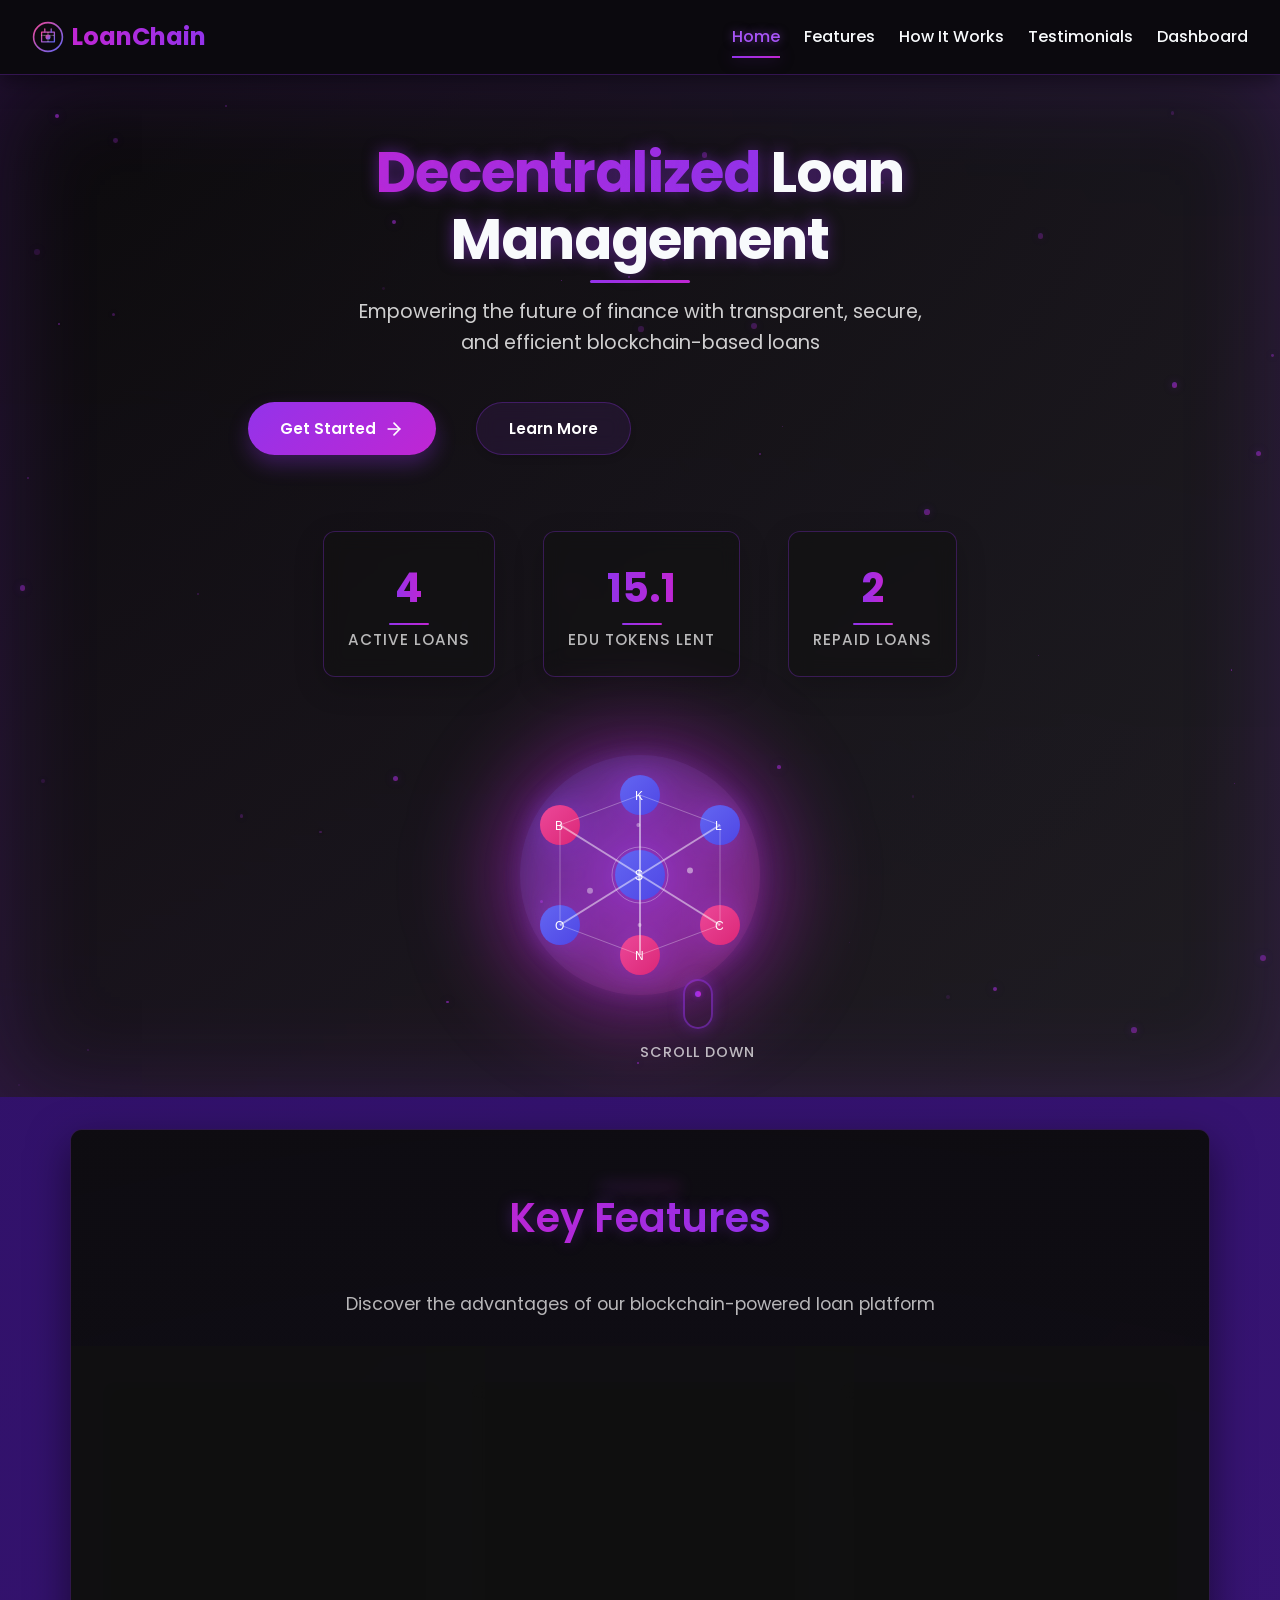
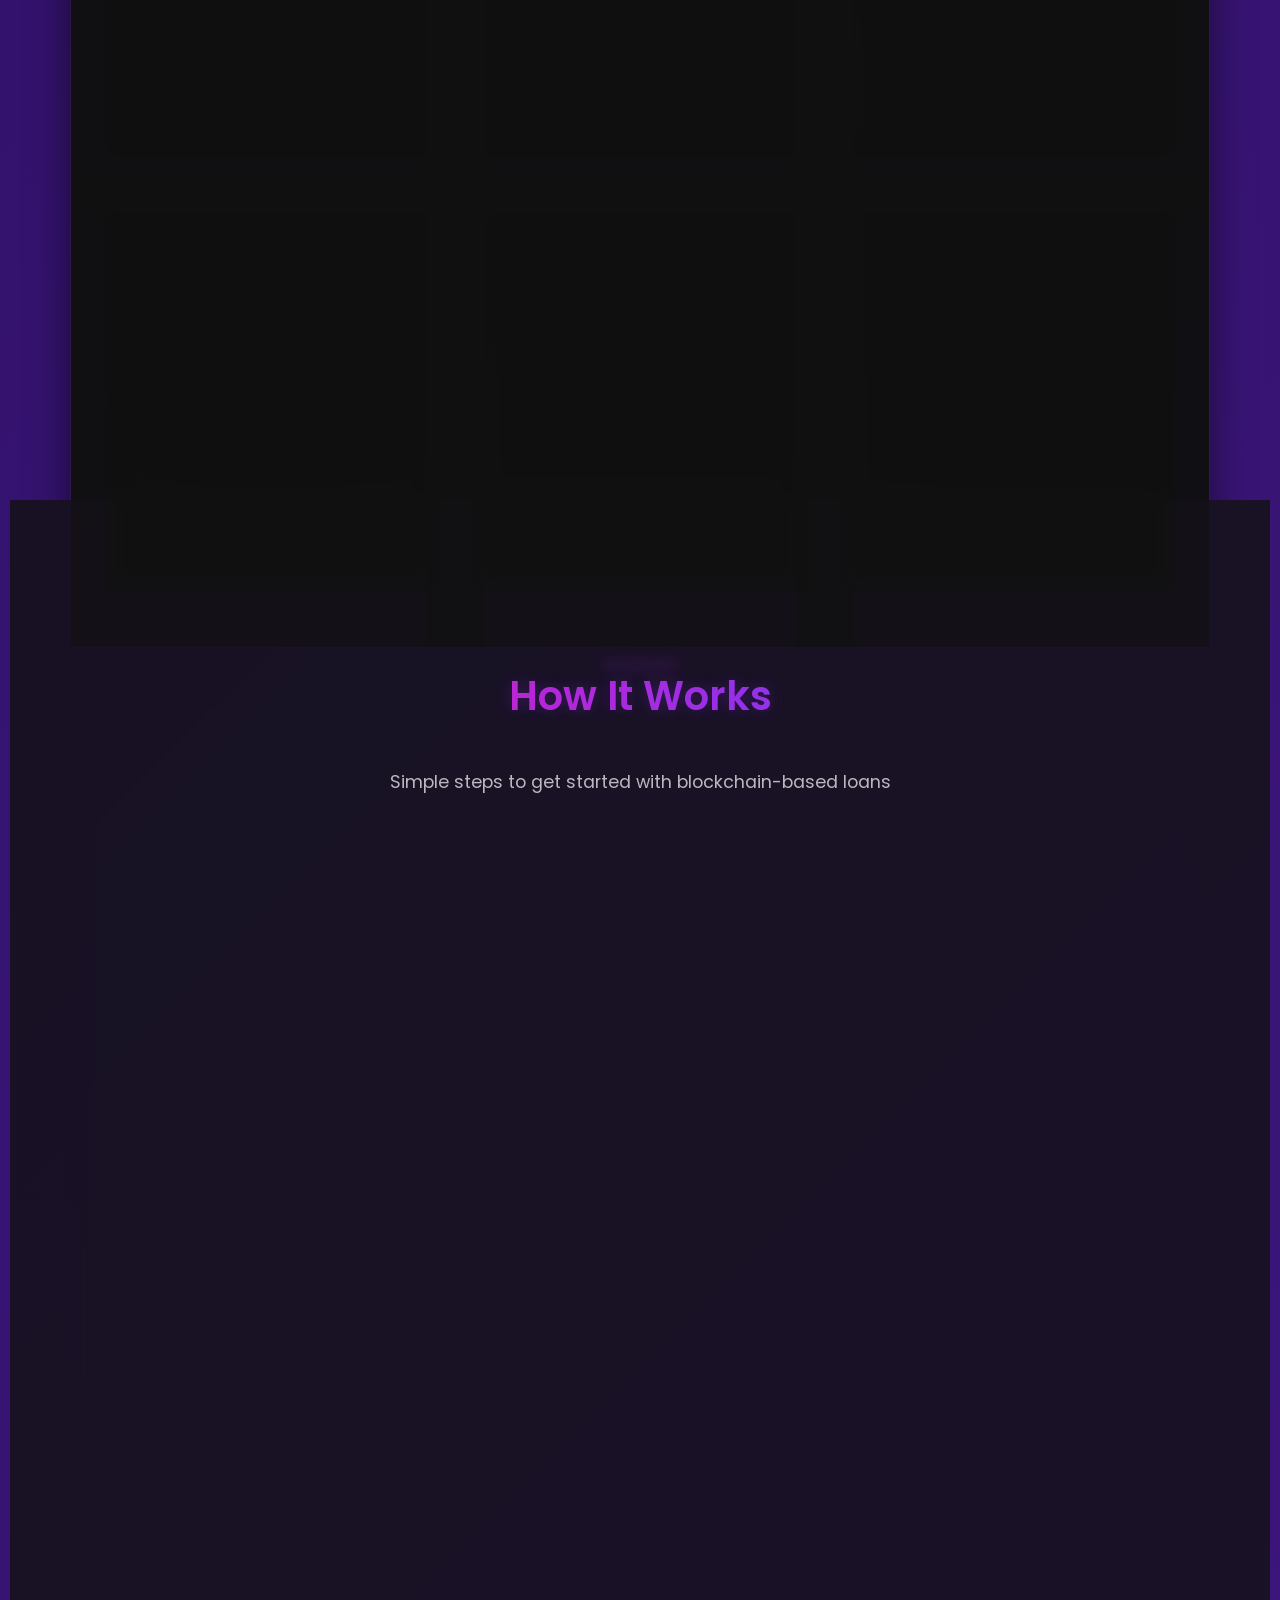
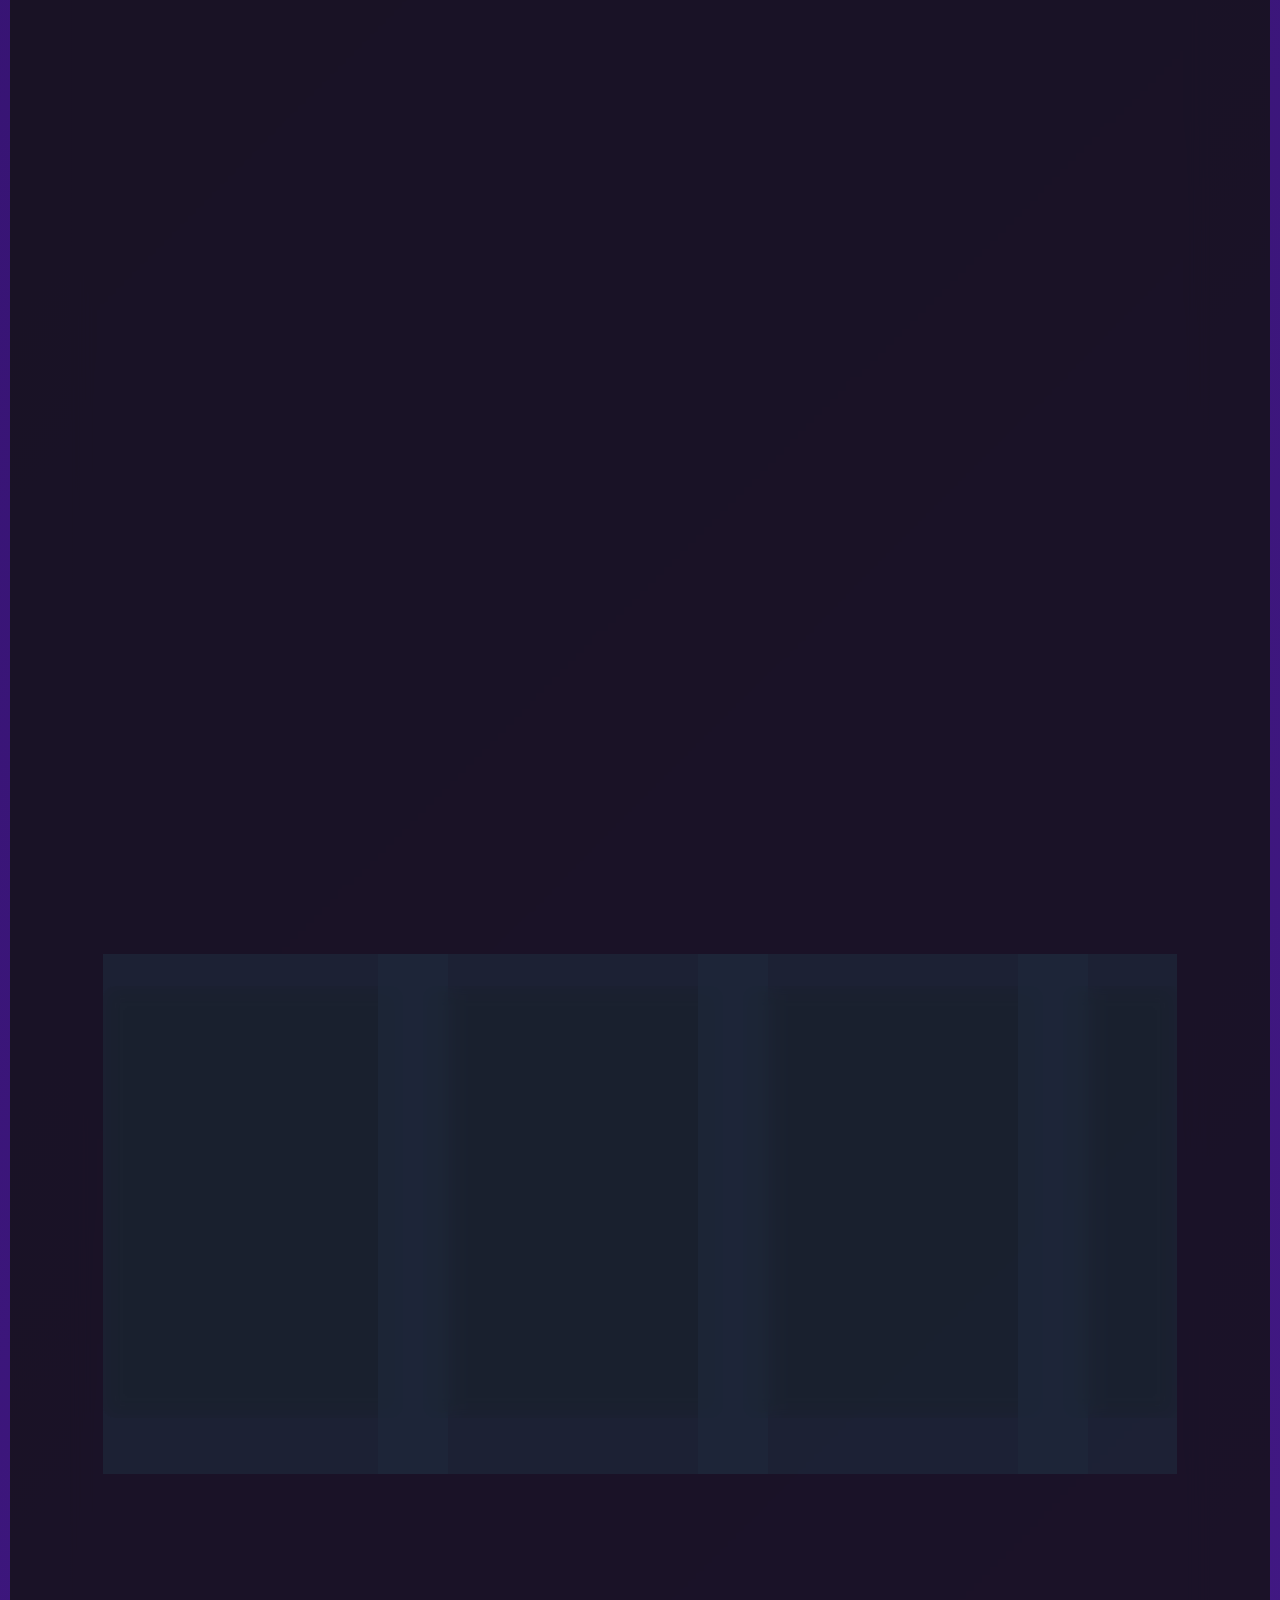
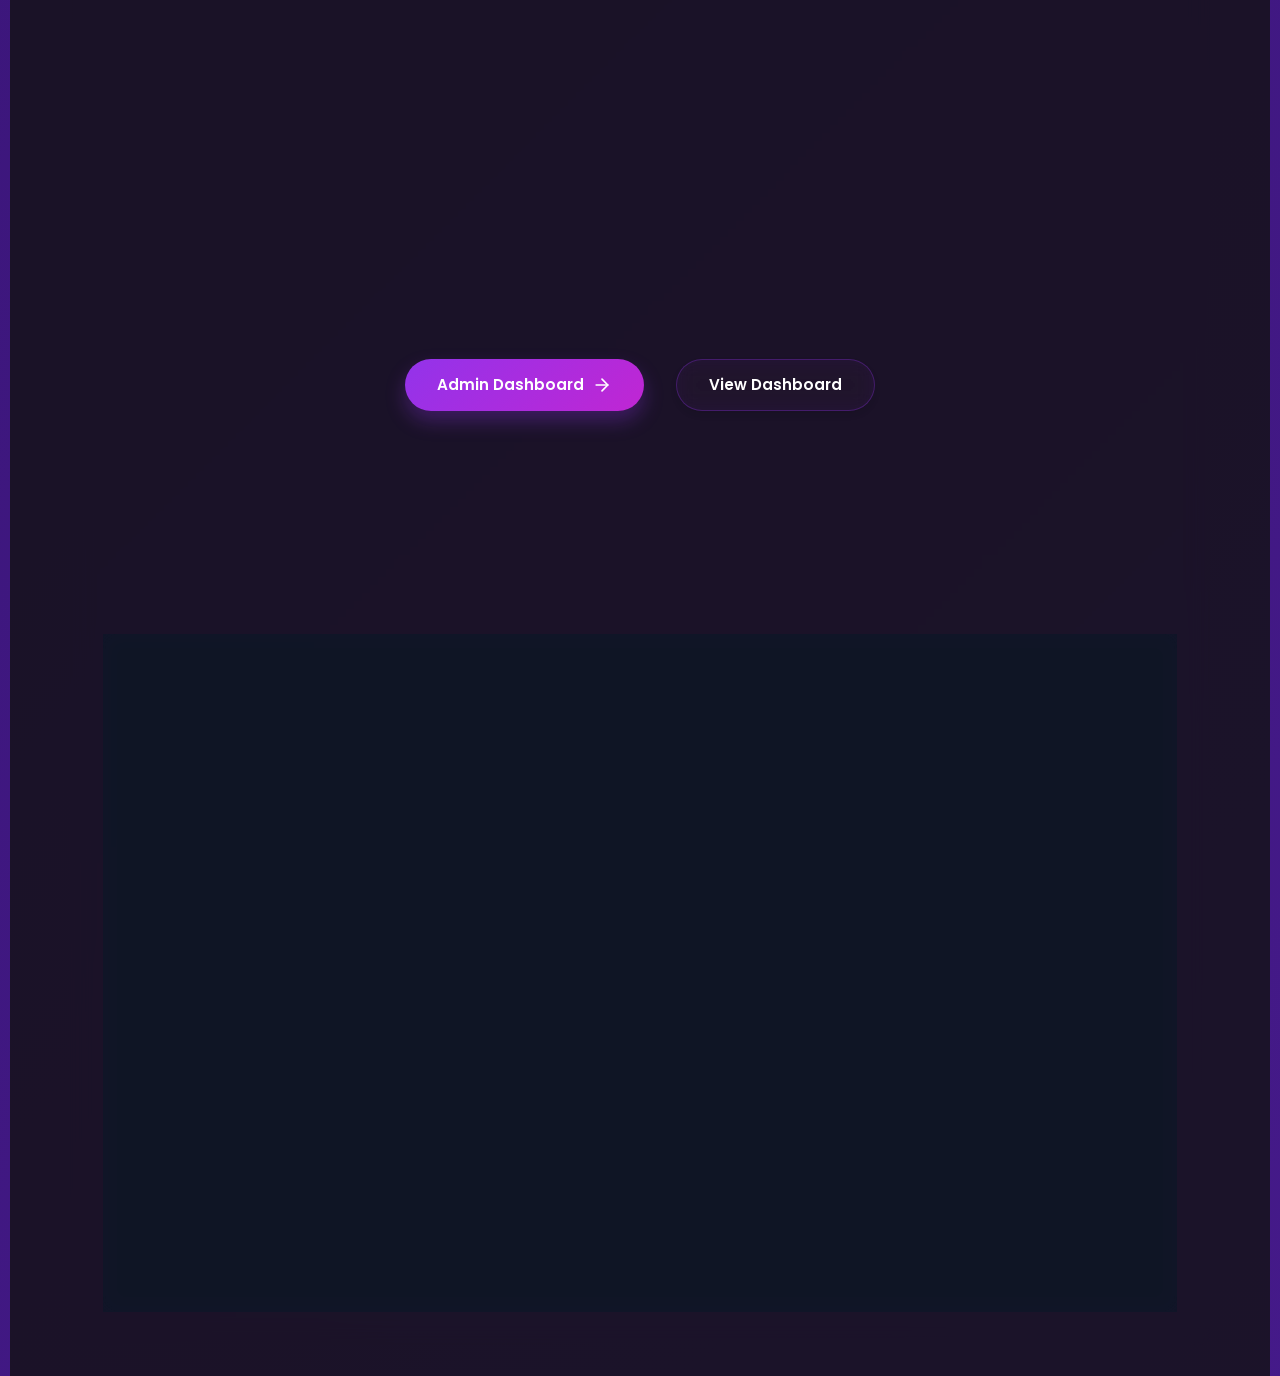
<file: src/index.html>
<!DOCTYPE html>
<html lang="en">
<head>
  <meta charset="UTF-8" />
  <meta name="viewport" content="width=device-width, initial-scale=1.0"/>
  <meta name="description" content="LoanChain - A professional loan management platform leveraging blockchain technology">
  <title>LoanChain - Home</title>
  <link rel="icon" href="favicon.svg" type="image/svg+xml">
  <link href="https://fonts.googleapis.com/css2?family=Poppins:wght@400;500;600;700&display=swap" rel="stylesheet">
  <link rel="stylesheet" href="styles.css">
  <meta http-equiv="refresh" content="0;url=landing.html">
  <script>
    window.location.href = "landing.html";
  </script>
</head>
<body>
  <div class="container" style="display: flex; align-items: center; justify-content: center; height: 100vh;">
    <div class="text-center">
      <img src="logo.svg" alt="LoanChain Logo" style="width: 80px; height: 80px; margin-bottom: 20px;">
      <h1 class="gradient-text">Redirecting to LoanChain...</h1>
      <p>If you are not redirected automatically, <a href="landing.html">click here</a>.</p>
      <div class="spinner" style="margin: 20px auto;"></div>
    </div>
  </div>
</body>
</html>
</file>
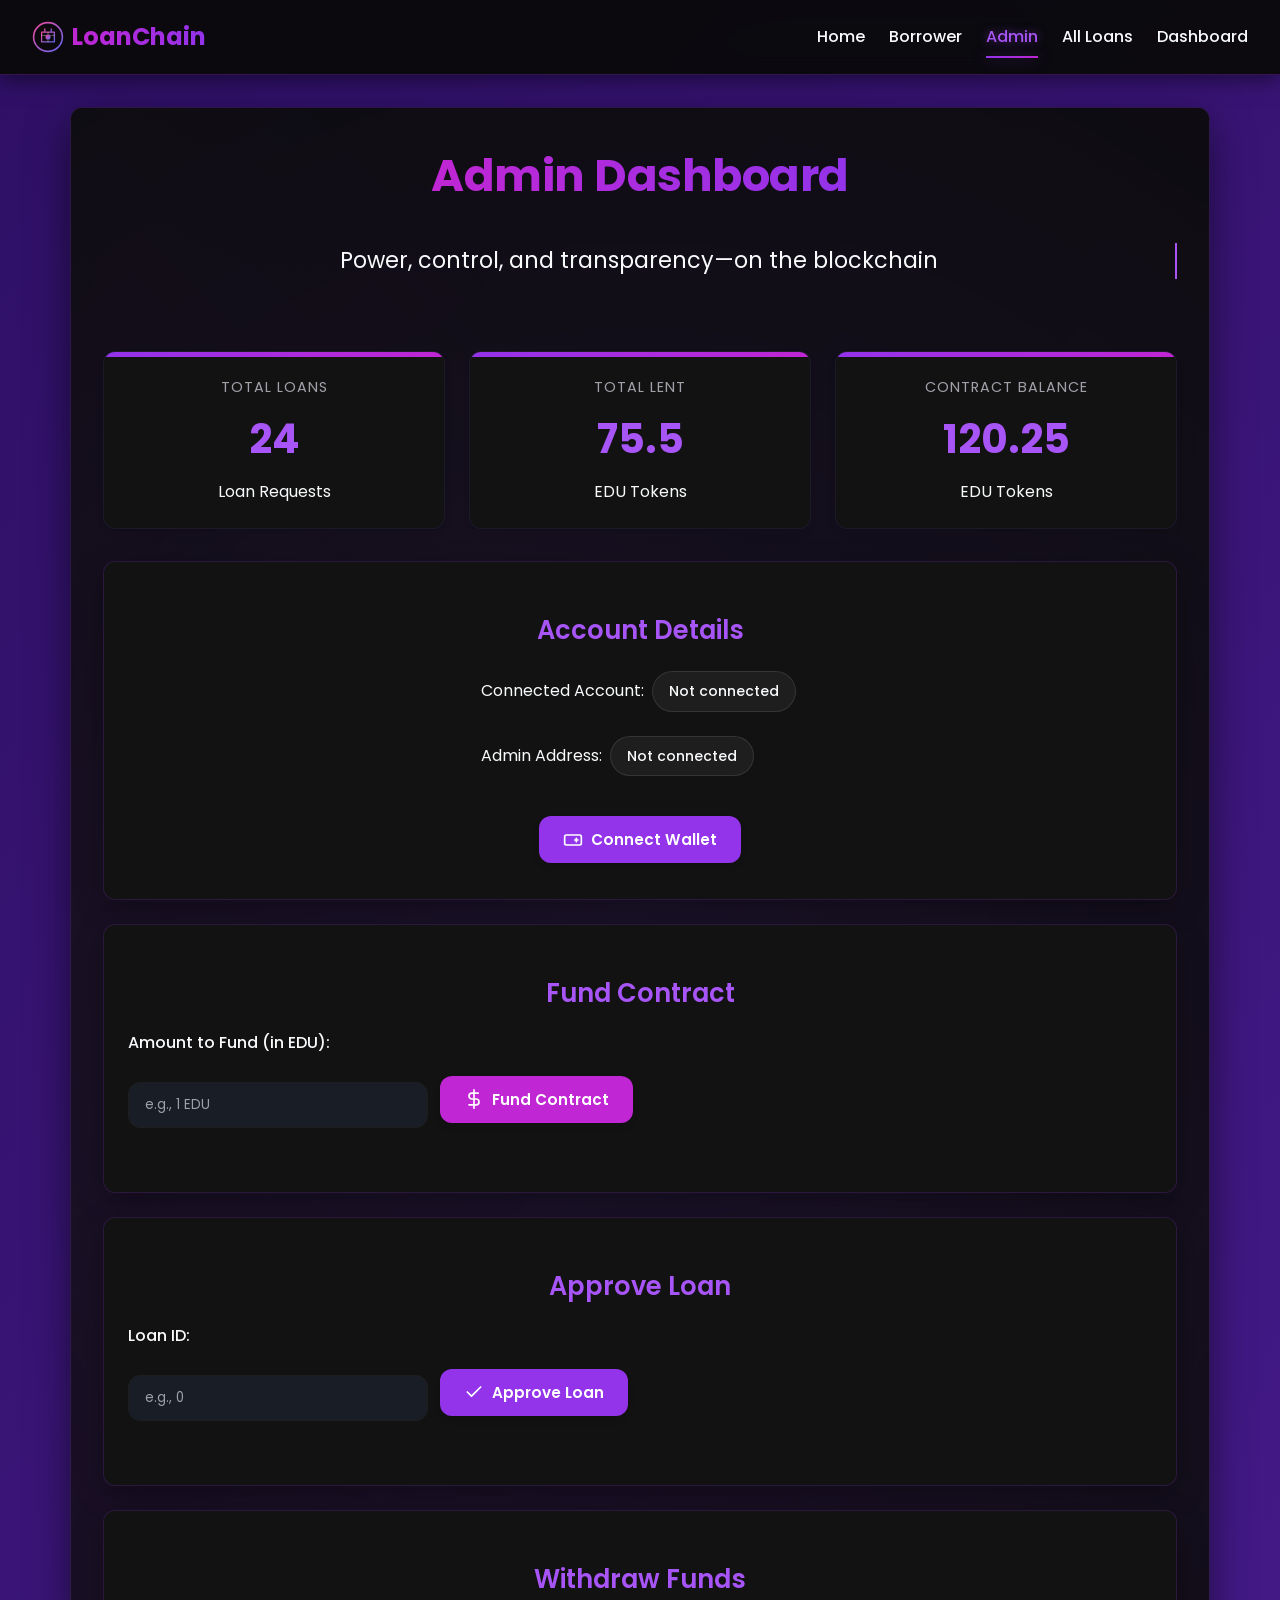
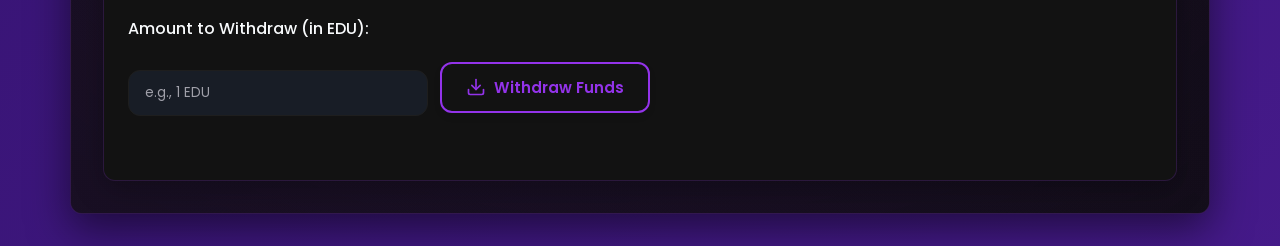
<file: src/admin.html>
<!DOCTYPE html>
<html lang="en">
<head>
  <meta charset="UTF-8" />
  <meta name="viewport" content="width=device-width, initial-scale=1.0" />
  <title>Admin Dashboard - LoanChain</title>
  <link rel="icon" href="favicon.svg" type="image/svg+xml">
  <link rel="stylesheet" href="styles.css" />
  <link href="https://fonts.googleapis.com/css2?family=Poppins:wght@400;500;600;700&display=swap" rel="stylesheet">
</head>
<body>
  <nav class="navbar">
    <div class="navbar-brand">
      <img src="logo.svg" alt="LoanChain Logo" class="navbar-logo">
      <span class="gradient-text">LoanChain</span>
    </div>
    <div class="navbar-links">
      <a href="./landing.html">Home</a>
      <a href="./borrower.html">Borrower</a>
      <a href="./admin.html" class="active">Admin</a>
      <a href="./loans.html">All Loans</a>
      <a href="./dashboard.html">Dashboard</a>
    </div>
  </nav>

  <div class="container">
    <h1 class="gradient-text animate-fadeIn">Admin Dashboard</h1>
    <p class="tagline typing-effect animate-fadeIn delay-200">Power, control, and transparency—on the blockchain</p>

    <div class="stats-container">
      <div class="stat-card animate-fadeInLeft delay-300">
        <div class="stat-label">Total Loans</div>
        <div class="stat-value animate-count" id="admin-total-loans">24</div>
        <div>Loan Requests</div>
      </div>
      <div class="stat-card animate-fadeInUp delay-400">
        <div class="stat-label">Total Lent</div>
        <div class="stat-value animate-count" id="admin-total-lent">75.5</div>
        <div>EDU Tokens</div>
      </div>
      <div class="stat-card animate-fadeInRight delay-500">
        <div class="stat-label">Contract Balance</div>
        <div class="stat-value animate-count" id="admin-contract-balance">120.25</div>
        <div>EDU Tokens</div>
      </div>
    </div>

    <div class="card animate-fadeIn delay-600">
      <h2>Account Details</h2>
      <div class="flex justify-between items-center flex-col md:flex-row">
        <div class="text-left mb-3">
          <p class="mb-2">Connected Account: <span id="account" class="status-tag">Not connected</span></p>
          <p>Admin Address: <span id="admin" class="status-tag">Not connected</span></p>
        </div>
        <button id="connect-wallet" onclick="connectWallet()">
          <svg xmlns="http://www.w3.org/2000/svg" width="20" height="20" viewBox="0 0 24 24" fill="none" stroke="currentColor" stroke-width="2" stroke-linecap="round" stroke-linejoin="round">
            <rect x="2" y="6" width="20" height="12" rx="2" />
            <path d="M14 12H18" />
            <path d="M16 10V14" />
          </svg>
          Connect Wallet
        </button>
      </div>
    </div>

    <div class="card admin-section animate-fadeInLeft delay-700">
      <h2>Fund Contract</h2>
      <div class="form-group">
        <label for="fund-amount">Amount to Fund (in EDU):</label>
        <input type="number" id="fund-amount" step="0.01" placeholder="e.g., 1 EDU" />
        <button onclick="fundContract()" class="btn-secondary">
          <svg xmlns="http://www.w3.org/2000/svg" width="20" height="20" viewBox="0 0 24 24" fill="none" stroke="currentColor" stroke-width="2" stroke-linecap="round" stroke-linejoin="round">
            <line x1="12" y1="1" x2="12" y2="23"></line>
            <path d="M17 5H9.5a3.5 3.5 0 0 0 0 7h5a3.5 3.5 0 0 1 0 7H6"></path>
          </svg>
          Fund Contract
        </button>
        <div id="fund-status-container" class="mt-2 hidden">
          <p>Status: <span id="fund-status" class="status-tag"></span></p>
        </div>
      </div>
    </div>

    <div class="card admin-section animate-fadeInUp delay-800">
      <h2>Approve Loan</h2>
      <div class="form-group">
        <label for="loan-id">Loan ID:</label>
        <input type="number" id="loan-id" placeholder="e.g., 0" />
        <button onclick="approveLoan()">
          <svg xmlns="http://www.w3.org/2000/svg" width="20" height="20" viewBox="0 0 24 24" fill="none" stroke="currentColor" stroke-width="2" stroke-linecap="round" stroke-linejoin="round">
            <path d="M20 6L9 17l-5-5"></path>
          </svg>
          Approve Loan
        </button>
        <div id="approve-status-container" class="mt-2 hidden">
          <p>Status: <span id="approve-status" class="status-tag"></span></p>
        </div>
      </div>
    </div>

    <div class="card admin-section animate-fadeInRight delay-900">
      <h2>Withdraw Funds</h2>
      <div class="form-group">
        <label for="withdraw-amount">Amount to Withdraw (in EDU):</label>
        <input type="number" id="withdraw-amount" step="0.01" placeholder="e.g., 1 EDU" />
        <button onclick="withdrawFunds()" class="btn-outline">
          <svg xmlns="http://www.w3.org/2000/svg" width="20" height="20" viewBox="0 0 24 24" fill="none" stroke="currentColor" stroke-width="2" stroke-linecap="round" stroke-linejoin="round">
            <path d="M21 15v4a2 2 0 0 1-2 2H5a2 2 0 0 1-2-2v-4"></path>
            <polyline points="7 10 12 15 17 10"></polyline>
            <line x1="12" y1="15" x2="12" y2="3"></line>
          </svg>
          Withdraw Funds
        </button>
        <div id="withdraw-status-container" class="mt-2 hidden">
          <p>Status: <span id="withdraw-status" class="status-tag"></span></p>
        </div>
      </div>
    </div>

    <div id="alert-box" class="alert"></div>
  </div>

  <script type="module" src="app.js"></script>
</body>
</html>
</file>
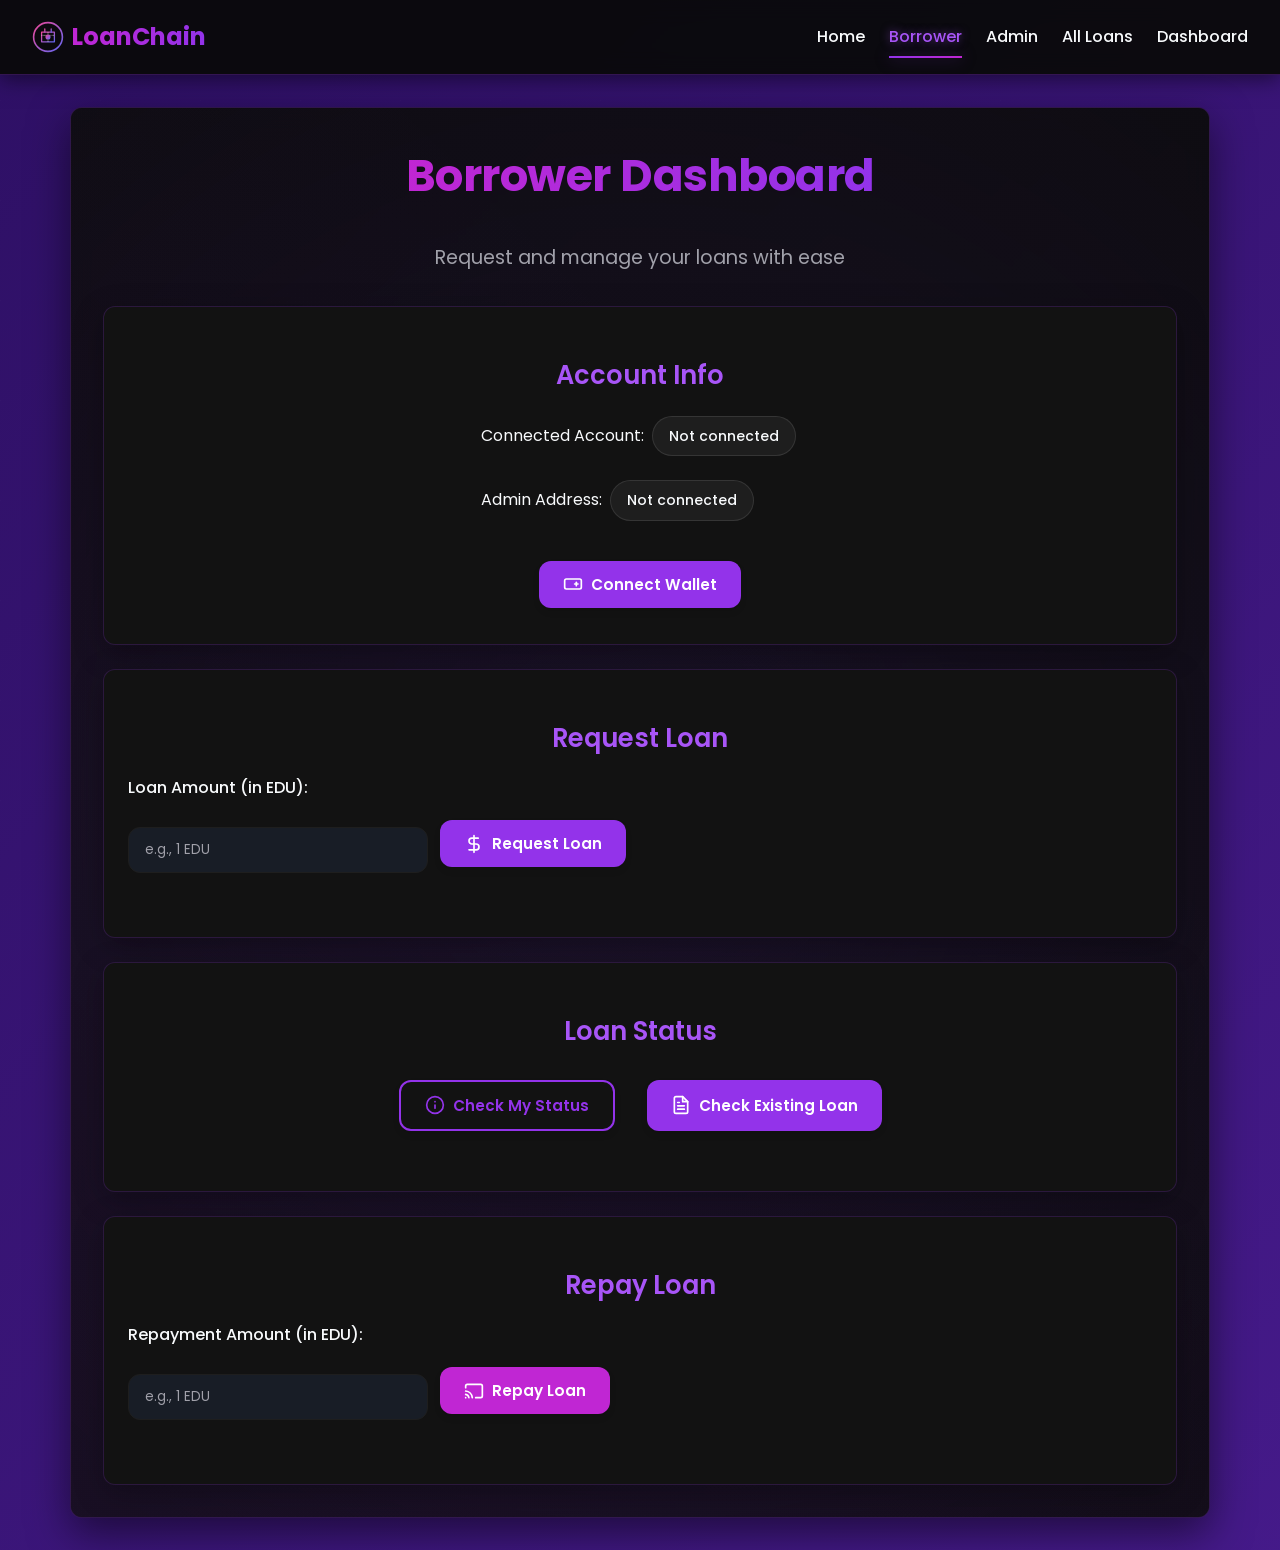
<file: src/borrower.html>
<!DOCTYPE html>
<html lang="en">
<head>
  <meta charset="UTF-8" />
  <meta name="viewport" content="width=device-width, initial-scale=1.0"/>
  <title>Borrower Dashboard - LoanChain</title>
  <link rel="icon" href="favicon.svg" type="image/svg+xml">
  <link rel="stylesheet" href="styles.css" />
  <link href="https://fonts.googleapis.com/css2?family=Poppins:wght@400;500;600;700&display=swap" rel="stylesheet">
</head>
<body>
  <nav class="navbar">
    <div class="navbar-brand">
      <img src="logo.svg" alt="LoanChain Logo" class="navbar-logo">
      <span class="gradient-text">LoanChain</span>
    </div>
    <div class="navbar-links">
      <a href="./landing.html">Home</a>
      <a href="./borrower.html" class="active">Borrower</a>
      <a href="./admin.html">Admin</a>
      <a href="./loans.html">All Loans</a>
      <a href="./dashboard.html">Dashboard</a>
    </div>
  </nav>

  <div class="container">
    <h1 class="gradient-text animate-fadeIn">Borrower Dashboard</h1>
    <p class="tagline animate-fadeIn delay-200">Request and manage your loans with ease</p>

    <div class="card animate-fadeInUp delay-300">
      <h2>Account Info</h2>
      <div class="flex justify-between items-center flex-col md:flex-row">
        <div class="text-left mb-3">
          <p class="mb-2">Connected Account: <span id="account" class="status-tag">Not connected</span></p>
          <p>Admin Address: <span id="admin" class="status-tag">Not connected</span></p>
        </div>
        <button id="connect-wallet" onclick="connectWallet()">
          <svg xmlns="http://www.w3.org/2000/svg" width="20" height="20" viewBox="0 0 24 24" fill="none" stroke="currentColor" stroke-width="2" stroke-linecap="round" stroke-linejoin="round">
            <rect x="2" y="6" width="20" height="12" rx="2" />
            <path d="M14 12H18" />
            <path d="M16 10V14" />
          </svg>
          Connect Wallet
        </button>
      </div>
    </div>

    <div class="card animate-fadeInUp delay-400">
      <h2>Request Loan</h2>
      <div class="form-group">
        <label for="loan-amount">Loan Amount (in EDU):</label>
        <input type="number" id="loan-amount" step="0.01" placeholder="e.g., 1 EDU" />
        <button onclick="requestLoan()">
          <svg xmlns="http://www.w3.org/2000/svg" width="20" height="20" viewBox="0 0 24 24" fill="none" stroke="currentColor" stroke-width="2" stroke-linecap="round" stroke-linejoin="round">
            <path d="M12 2v20M17 5H9.5a3.5 3.5 0 0 0 0 7h5a3.5 3.5 0 0 1 0 7H6" />
          </svg>
          Request Loan
        </button>
        <div id="request-status-container" class="mt-2 hidden">
          <p>Status: <span id="request-status" class="status-tag"></span></p>
        </div>
      </div>
    </div>

    <div class="card animate-fadeInUp delay-500">
      <h2>Loan Status</h2>
      <div class="flex gap-2 justify-center mb-3">
        <button onclick="checkLoanStatus()" class="btn-outline">
          <svg xmlns="http://www.w3.org/2000/svg" width="20" height="20" viewBox="0 0 24 24" fill="none" stroke="currentColor" stroke-width="2" stroke-linecap="round" stroke-linejoin="round">
            <circle cx="12" cy="12" r="10" />
            <path d="M12 16v-4M12 8h.01" />
          </svg>
          Check My Status
        </button>
        <button onclick="checkExistingLoan()">
          <svg xmlns="http://www.w3.org/2000/svg" width="20" height="20" viewBox="0 0 24 24" fill="none" stroke="currentColor" stroke-width="2" stroke-linecap="round" stroke-linejoin="round">
            <path d="M14 2H6a2 2 0 0 0-2 2v16a2 2 0 0 0 2 2h12a2 2 0 0 0 2-2V8z" />
            <path d="M14 2v6h6M16 13H8M16 17H8M10 9H8" />
          </svg>
          Check Existing Loan
        </button>
      </div>
      <div id="loan-status-container" class="mt-2 hidden">
        <div class="loans-table-container">
          <table class="loans-table w-full">
            <thead>
              <tr>
                <th>Loan ID</th>
                <th>Amount</th>
                <th>Status</th>
                <th>Date</th>
              </tr>
            </thead>
            <tbody id="loan-status-table">
              <tr>
                <td colspan="4">No loan information available</td>
              </tr>
            </tbody>
          </table>
        </div>
      </div>
    </div>

    <div class="card animate-fadeInUp delay-600">
      <h2>Repay Loan</h2>
      <div class="form-group">
        <label for="repay-amount">Repayment Amount (in EDU):</label>
        <input type="number" id="repay-amount" step="0.01" placeholder="e.g., 1 EDU" />
        <button onclick="repayLoan()" class="btn-secondary">
          <svg xmlns="http://www.w3.org/2000/svg" width="20" height="20" viewBox="0 0 24 24" fill="none" stroke="currentColor" stroke-width="2" stroke-linecap="round" stroke-linejoin="round">
            <path d="M2 16.1A5 5 0 0 1 5.9 20M2 12.05A9 9 0 0 1 9.95 20M2 8V6a2 2 0 0 1 2-2h16a2 2 0 0 1 2 2v12a2 2 0 0 1-2 2h-6" />
            <path d="M2 20h.01" />
          </svg>
          Repay Loan
        </button>
        <div id="repay-status-container" class="mt-2 hidden">
          <p>Status: <span id="repay-status" class="status-tag"></span></p>
        </div>
      </div>
    </div>

    <div id="alert-box" class="alert"></div>
  </div>

  <script type="module" src="app.js"></script>
  <script>
    // Add scroll animations
    document.addEventListener('DOMContentLoaded', function() {
      // Add scroll animations
      const animatedElements = document.querySelectorAll('.animate-fadeIn, .animate-fadeInLeft, .animate-fadeInRight, .animate-fadeInUp, .animate-scaleIn');

      const observer = new IntersectionObserver((entries) => {
        entries.forEach(entry => {
          if (entry.isIntersecting) {
            entry.target.style.opacity = '1';
            entry.target.style.transform = 'translateY(0)';
          }
        });
      }, { threshold: 0.1 });

      animatedElements.forEach(el => {
        el.style.opacity = '0';
        el.style.transform = 'translateY(20px)';
        el.style.transition = 'opacity 0.6s ease, transform 0.6s ease';
        observer.observe(el);
      });

      // Add hover effects to buttons
      const buttons = document.querySelectorAll('button');
      buttons.forEach(button => {
        button.addEventListener('mouseover', function() {
          this.classList.add('animate-pulse');
        });
        button.addEventListener('mouseout', function() {
          this.classList.remove('animate-pulse');
        });
      });
    });
  </script>
</body>
</html>
</file>
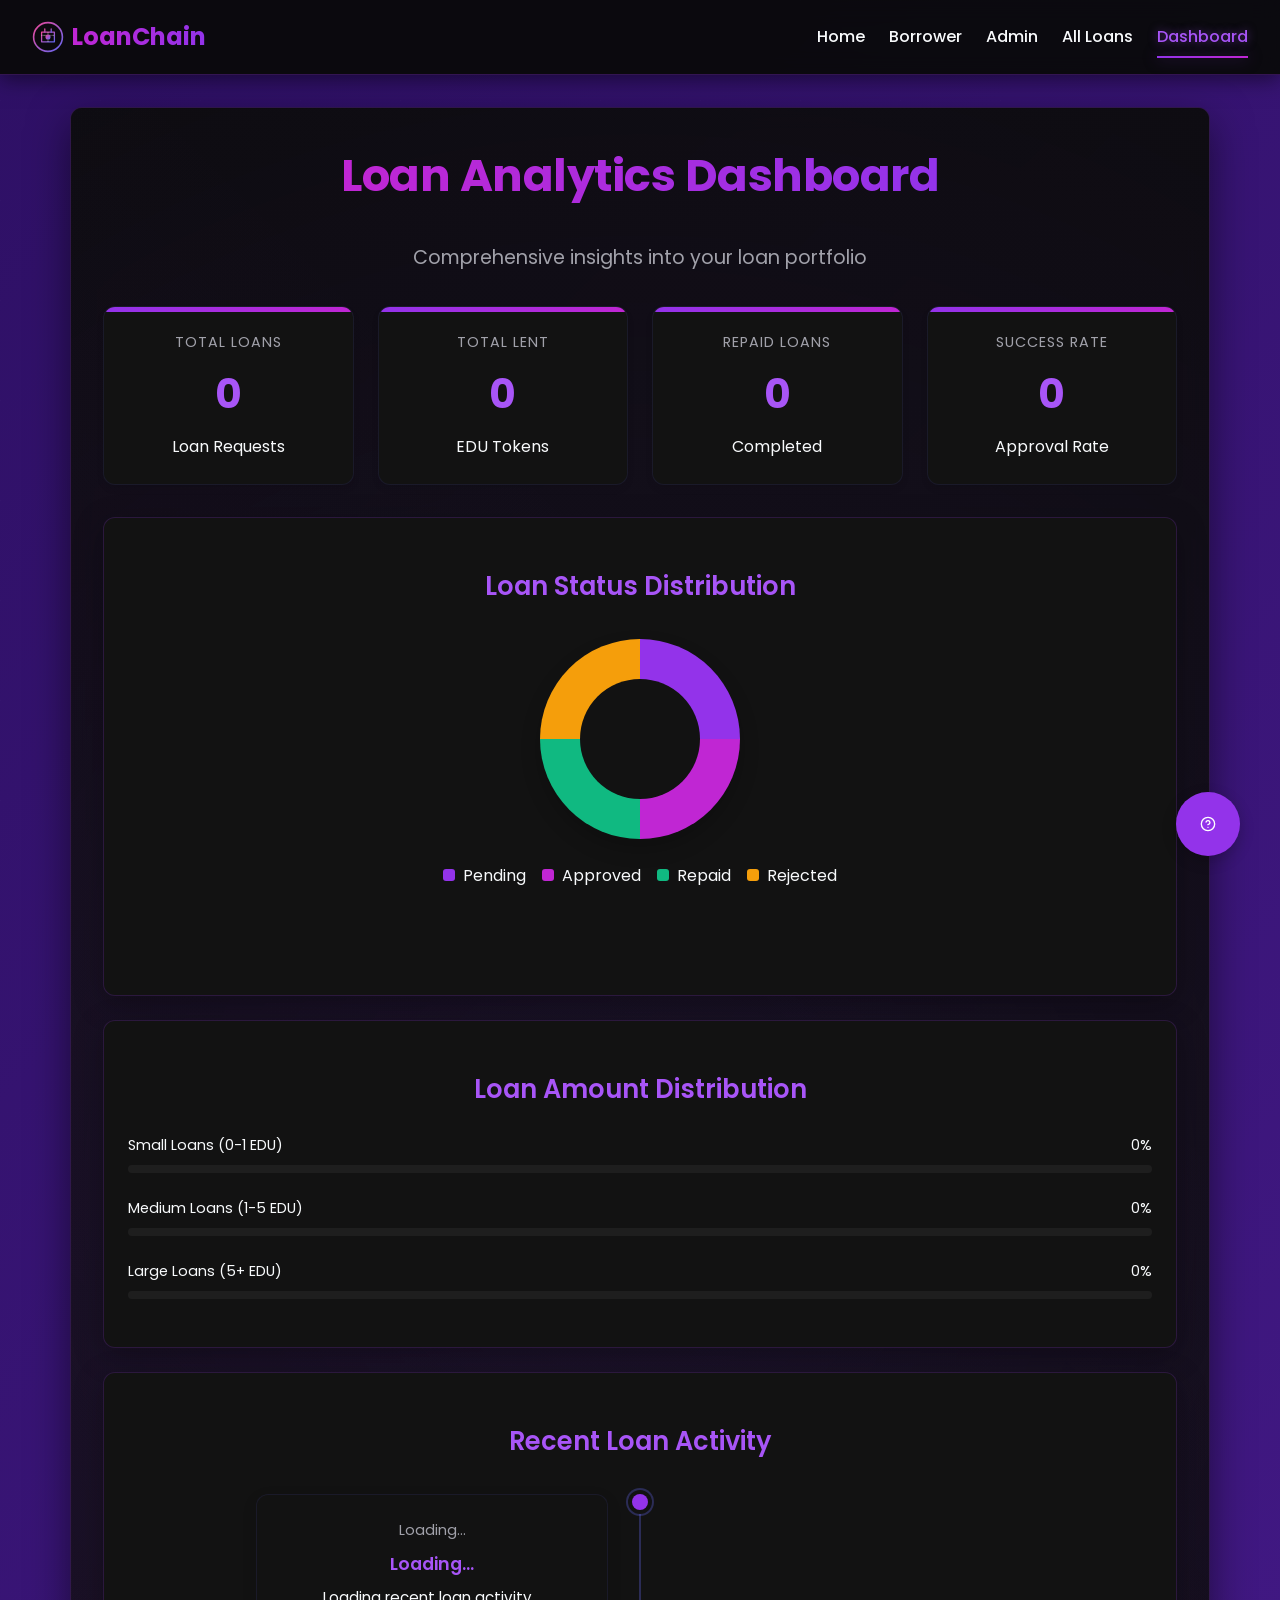
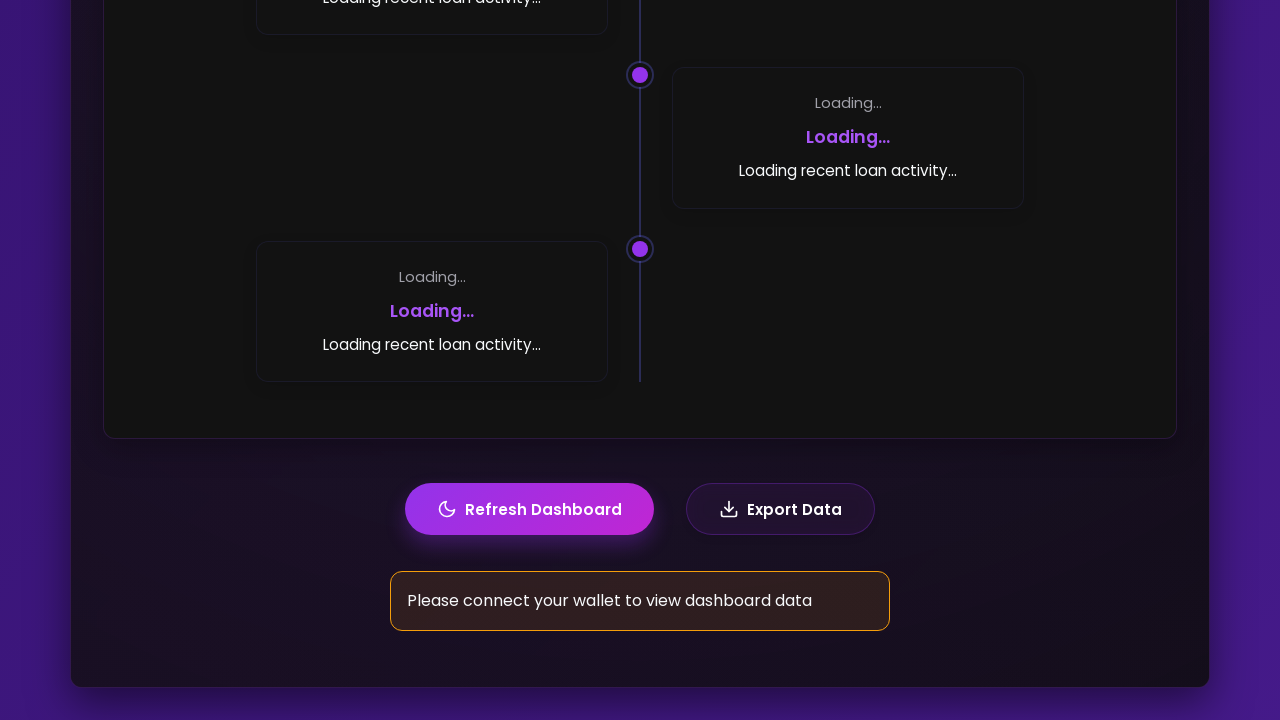
<file: src/dashboard.html>
<!DOCTYPE html>
<html lang="en">
<head>
  <meta charset="UTF-8" />
  <meta name="viewport" content="width=device-width, initial-scale=1.0"/>
  <title>Dashboard - LoanChain</title>
  <link rel="icon" href="favicon.svg" type="image/svg+xml">
  <link rel="stylesheet" href="styles.css" />
  <link href="https://fonts.googleapis.com/css2?family=Poppins:wght@400;500;600;700&display=swap" rel="stylesheet">
</head>
<body>
  <nav class="navbar">
    <div class="navbar-brand">
      <img src="logo.svg" alt="LoanChain Logo" class="navbar-logo">
      <span class="gradient-text">LoanChain</span>
    </div>
    <div class="navbar-links">
      <a href="./landing.html">Home</a>
      <a href="./borrower.html">Borrower</a>
      <a href="./admin.html">Admin</a>
      <a href="./loans.html">All Loans</a>
      <a href="./dashboard.html" class="active">Dashboard</a>
    </div>
  </nav>

  <div class="container">
    <h1 class="gradient-text animate-fadeIn">Loan Analytics Dashboard</h1>
    <p class="tagline animate-fadeIn delay-200">Comprehensive insights into your loan portfolio</p>

    <div class="stats-container">
      <div class="stat-card animate-fadeInLeft delay-300">
        <div class="stat-label">Total Loans</div>
        <div class="stat-value animate-count" id="total-loans">0</div>
        <div>Loan Requests</div>
      </div>
      <div class="stat-card animate-fadeInUp delay-400">
        <div class="stat-label">Total Lent</div>
        <div class="stat-value animate-count" id="total-lent">0</div>
        <div>EDU Tokens</div>
      </div>
      <div class="stat-card animate-fadeInUp delay-500">
        <div class="stat-label">Repaid Loans</div>
        <div class="stat-value animate-count" id="repaid-loans">0</div>
        <div>Completed</div>
      </div>
      <div class="stat-card animate-fadeInRight delay-600">
        <div class="stat-label">Success Rate</div>
        <div class="stat-value animate-count" id="success-rate">0%</div>
        <div>Approval Rate</div>
      </div>
    </div>

    <div class="card animate-fadeIn delay-700">
      <h2>Loan Status Distribution</h2>
      <div class="chart-container">
        <div class="pie-chart animate-rotate"></div>
        <div class="chart-legend">
          <div class="legend-item">
            <div class="legend-color" style="background-color: var(--primary-color);"></div>
            <span>Pending</span>
          </div>
          <div class="legend-item">
            <div class="legend-color" style="background-color: var(--secondary-color);"></div>
            <span>Approved</span>
          </div>
          <div class="legend-item">
            <div class="legend-color" style="background-color: var(--success);"></div>
            <span>Repaid</span>
          </div>
          <div class="legend-item">
            <div class="legend-color" style="background-color: var(--warning);"></div>
            <span>Rejected</span>
          </div>
        </div>
      </div>
    </div>

    <div class="card animate-fadeIn delay-800">
      <h2>Loan Amount Distribution</h2>
      <div class="progress-container">
        <div class="progress-label">
          <span>Small Loans (0-1 EDU)</span>
          <span id="small-loans-percent">0%</span>
        </div>
        <div class="progress-bar">
          <div class="progress-fill" id="small-loans-bar" style="width: 0%;"></div>
        </div>
      </div>
      <div class="progress-container">
        <div class="progress-label">
          <span>Medium Loans (1-5 EDU)</span>
          <span id="medium-loans-percent">0%</span>
        </div>
        <div class="progress-bar">
          <div class="progress-fill" id="medium-loans-bar" style="width: 0%;"></div>
        </div>
      </div>
      <div class="progress-container">
        <div class="progress-label">
          <span>Large Loans (5+ EDU)</span>
          <span id="large-loans-percent">0%</span>
        </div>
        <div class="progress-bar">
          <div class="progress-fill" id="large-loans-bar" style="width: 0%;"></div>
        </div>
      </div>
    </div>

    <div class="card animate-fadeIn delay-900">
      <h2>Recent Loan Activity</h2>
      <div class="timeline">
        <div class="timeline-item animate-fadeInLeft delay-300">
          <div class="timeline-dot"></div>
          <div class="timeline-content">
            <div class="timeline-date" id="timeline-date-1">Loading...</div>
            <div class="timeline-title" id="timeline-title-1">Loading...</div>
            <div class="timeline-description" id="timeline-desc-1">Loading recent loan activity...</div>
          </div>
        </div>
        <div class="timeline-item animate-fadeInRight delay-400">
          <div class="timeline-dot"></div>
          <div class="timeline-content">
            <div class="timeline-date" id="timeline-date-2">Loading...</div>
            <div class="timeline-title" id="timeline-title-2">Loading...</div>
            <div class="timeline-description" id="timeline-desc-2">Loading recent loan activity...</div>
          </div>
        </div>
        <div class="timeline-item animate-fadeInLeft delay-500">
          <div class="timeline-dot"></div>
          <div class="timeline-content">
            <div class="timeline-date" id="timeline-date-3">Loading...</div>
            <div class="timeline-title" id="timeline-title-3">Loading...</div>
            <div class="timeline-description" id="timeline-desc-3">Loading recent loan activity...</div>
          </div>
        </div>
      </div>
    </div>

    <div class="flex justify-center gap-2 mt-4 animate-fadeIn delay-1000">
      <button class="btn-gradient" onclick="refreshDashboard()">
        <svg xmlns="http://www.w3.org/2000/svg" width="20" height="20" viewBox="0 0 24 24" fill="none" stroke="currentColor" stroke-width="2" stroke-linecap="round" stroke-linejoin="round">
          <path d="M21 12.79A9 9 0 1 1 11.21 3 7 7 0 0 0 21 12.79z"></path>
        </svg>
        Refresh Dashboard
      </button>
      <button class="btn-glass" onclick="exportData()">
        <svg xmlns="http://www.w3.org/2000/svg" width="20" height="20" viewBox="0 0 24 24" fill="none" stroke="currentColor" stroke-width="2" stroke-linecap="round" stroke-linejoin="round">
          <path d="M21 15v4a2 2 0 0 1-2 2H5a2 2 0 0 1-2-2v-4"></path>
          <polyline points="7 10 12 15 17 10"></polyline>
          <line x1="12" y1="15" x2="12" y2="3"></line>
        </svg>
        Export Data
      </button>
    </div>

    <div id="alert-box" class="alert"></div>
  </div>

  <button class="btn-floating animate-pulse" id="help-btn">
    <svg xmlns="http://www.w3.org/2000/svg" width="24" height="24" viewBox="0 0 24 24" fill="none" stroke="currentColor" stroke-width="2" stroke-linecap="round" stroke-linejoin="round">
      <circle cx="12" cy="12" r="10"></circle>
      <path d="M9.09 9a3 3 0 0 1 5.83 1c0 2-3 3-3 3"></path>
      <line x1="12" y1="17" x2="12.01" y2="17"></line>
    </svg>
  </button>

  <script type="module" src="app.js"></script>
  <script src="dashboard.js"></script>
  <script>
    // Add scroll animations
    document.addEventListener('DOMContentLoaded', function() {
      // Add scroll animations
      const animatedElements = document.querySelectorAll('.animate-fadeIn, .animate-fadeInLeft, .animate-fadeInRight, .animate-fadeInUp, .animate-scaleIn');

      const observer = new IntersectionObserver((entries) => {
        entries.forEach(entry => {
          if (entry.isIntersecting) {
            entry.target.style.opacity = '1';
            entry.target.style.transform = 'translateY(0)';
          }
        });
      }, { threshold: 0.1 });

      animatedElements.forEach(el => {
        el.style.opacity = '0';
        el.style.transform = 'translateY(20px)';
        el.style.transition = 'opacity 0.6s ease, transform 0.6s ease';
        observer.observe(el);
      });
    });
  </script>
</body>
</html>
</file>
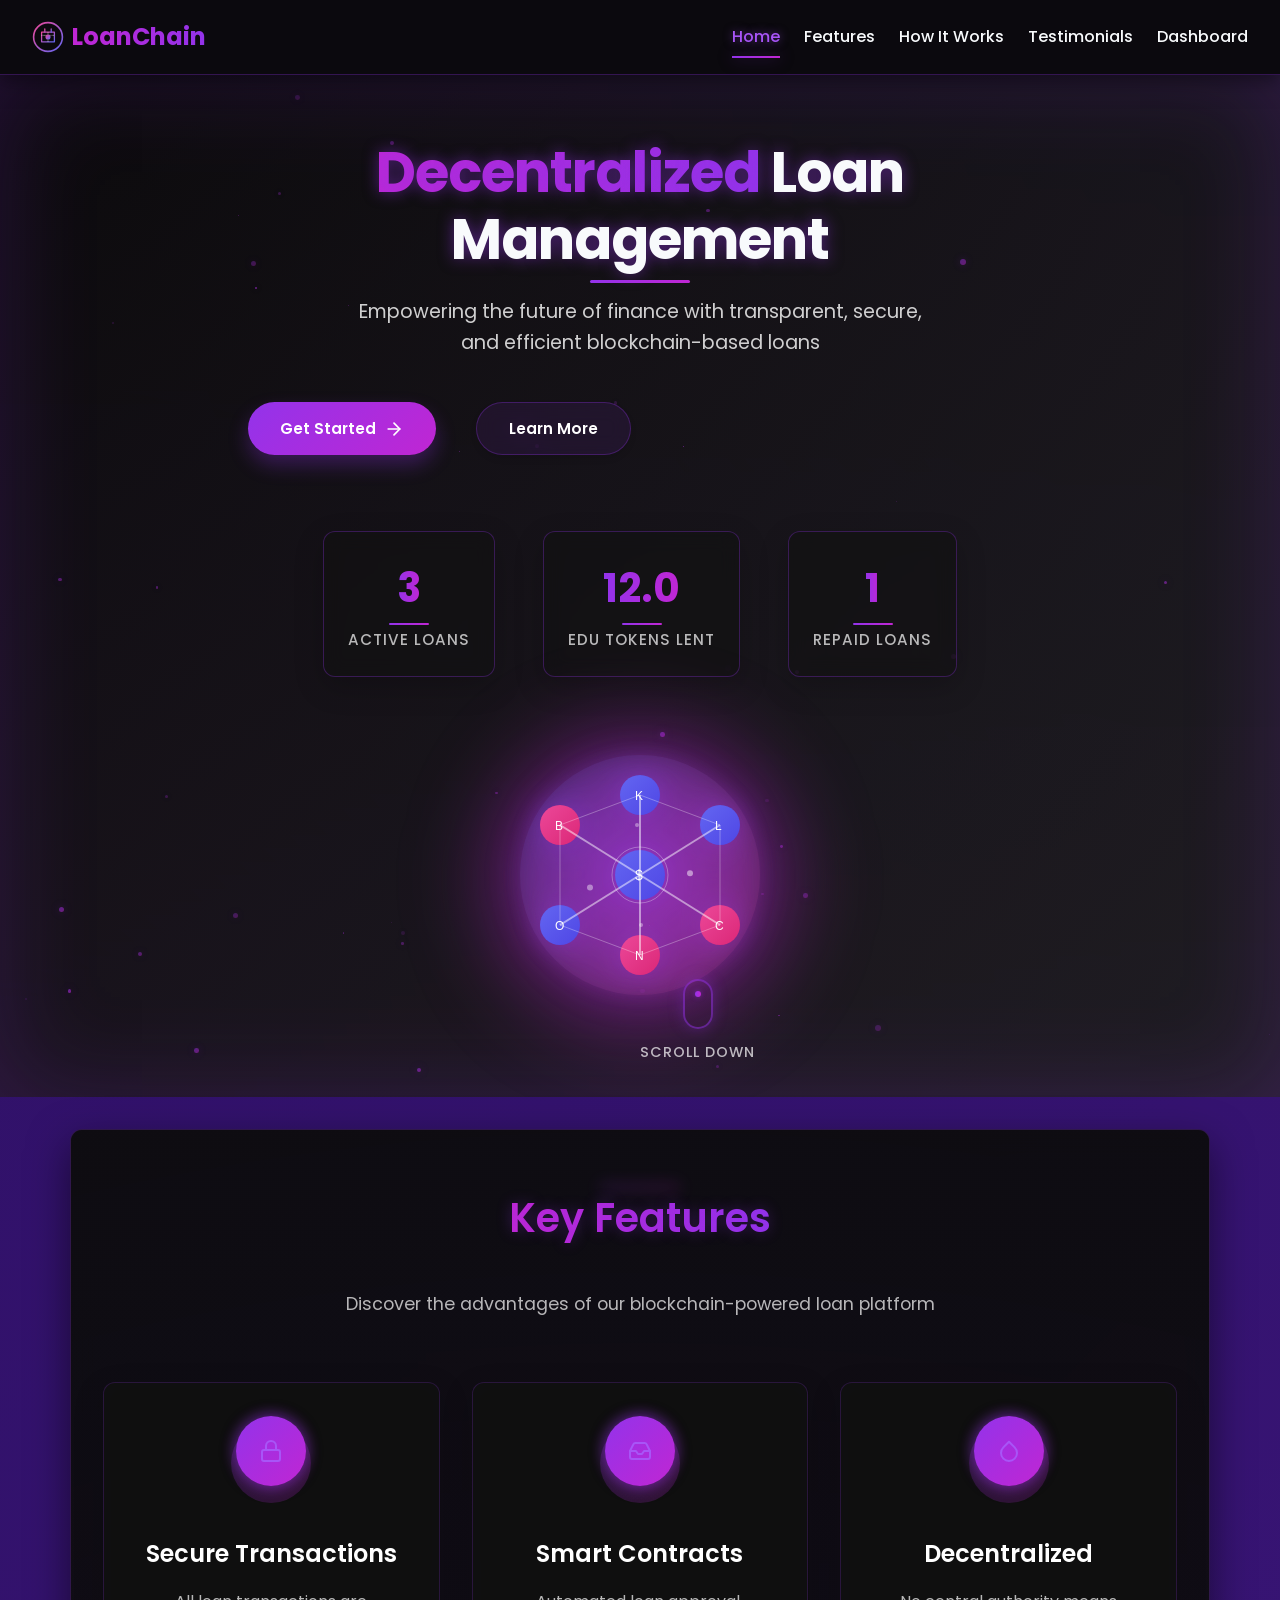
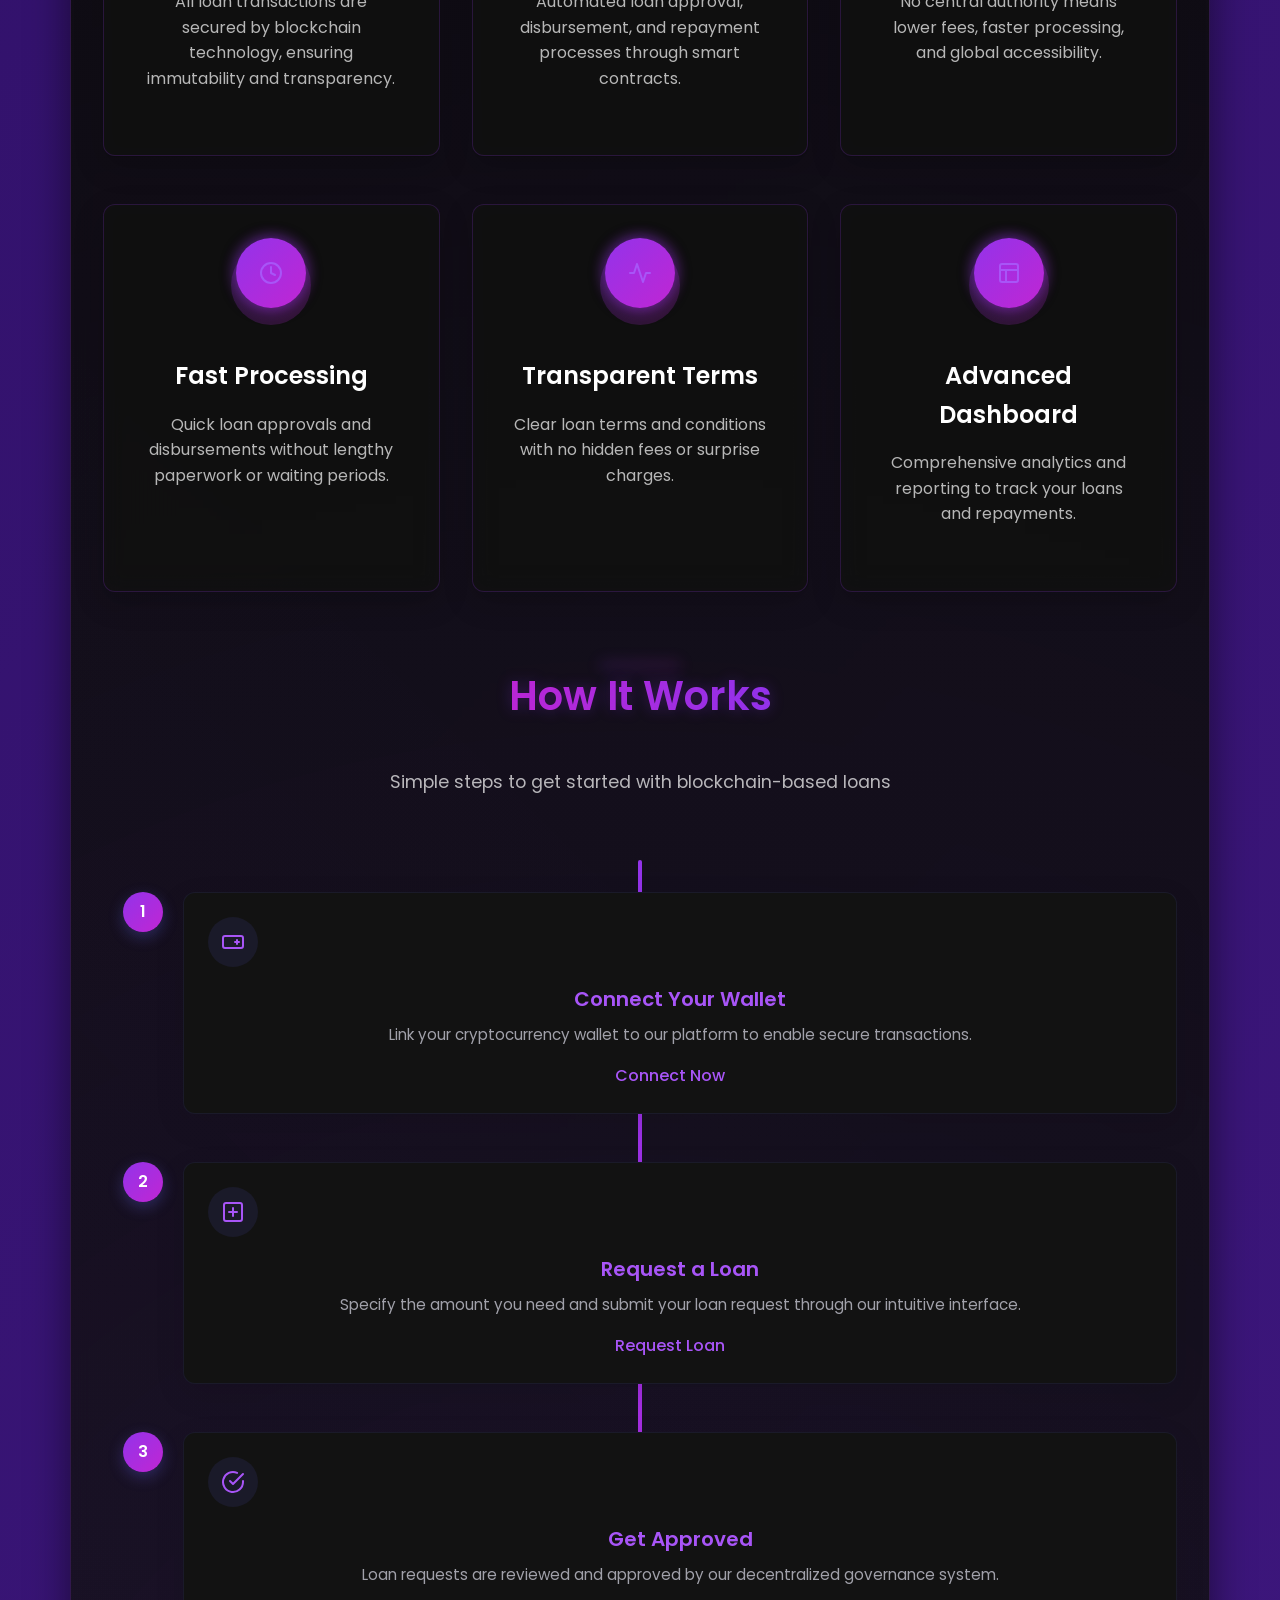
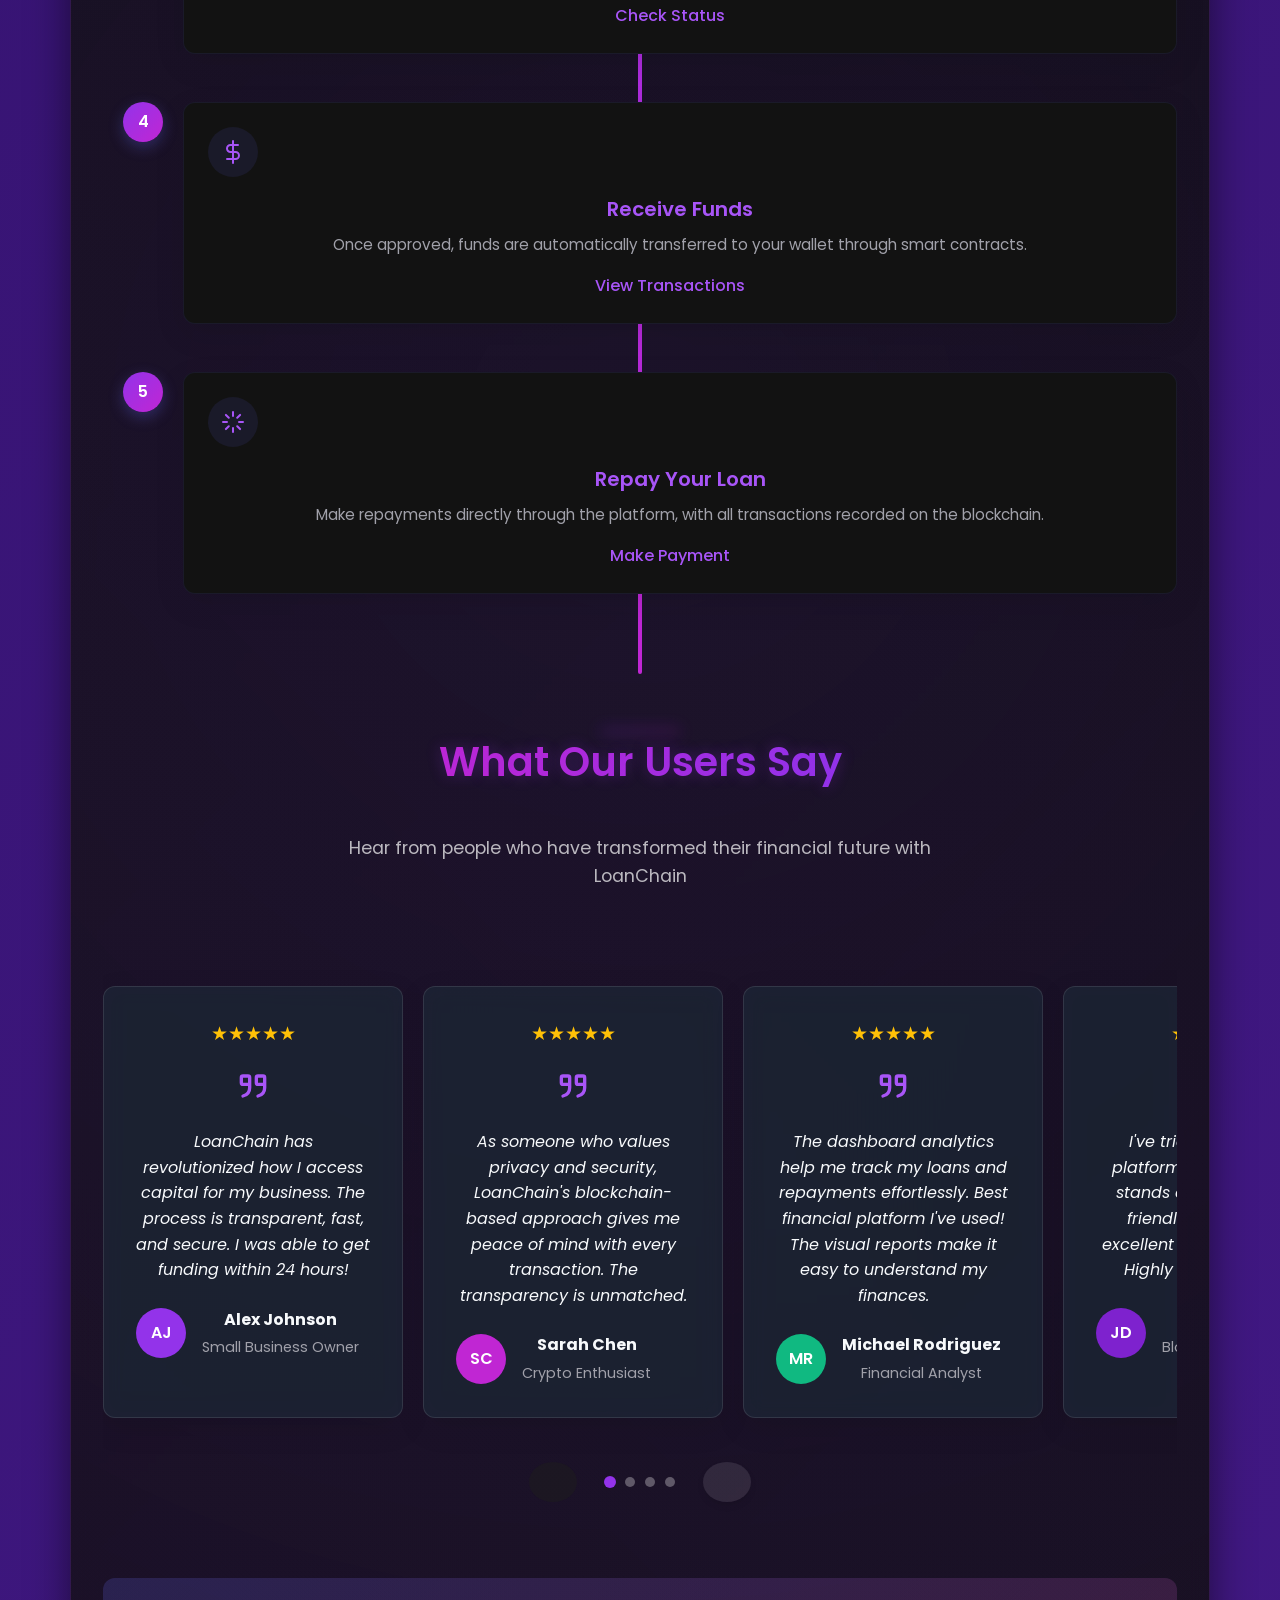
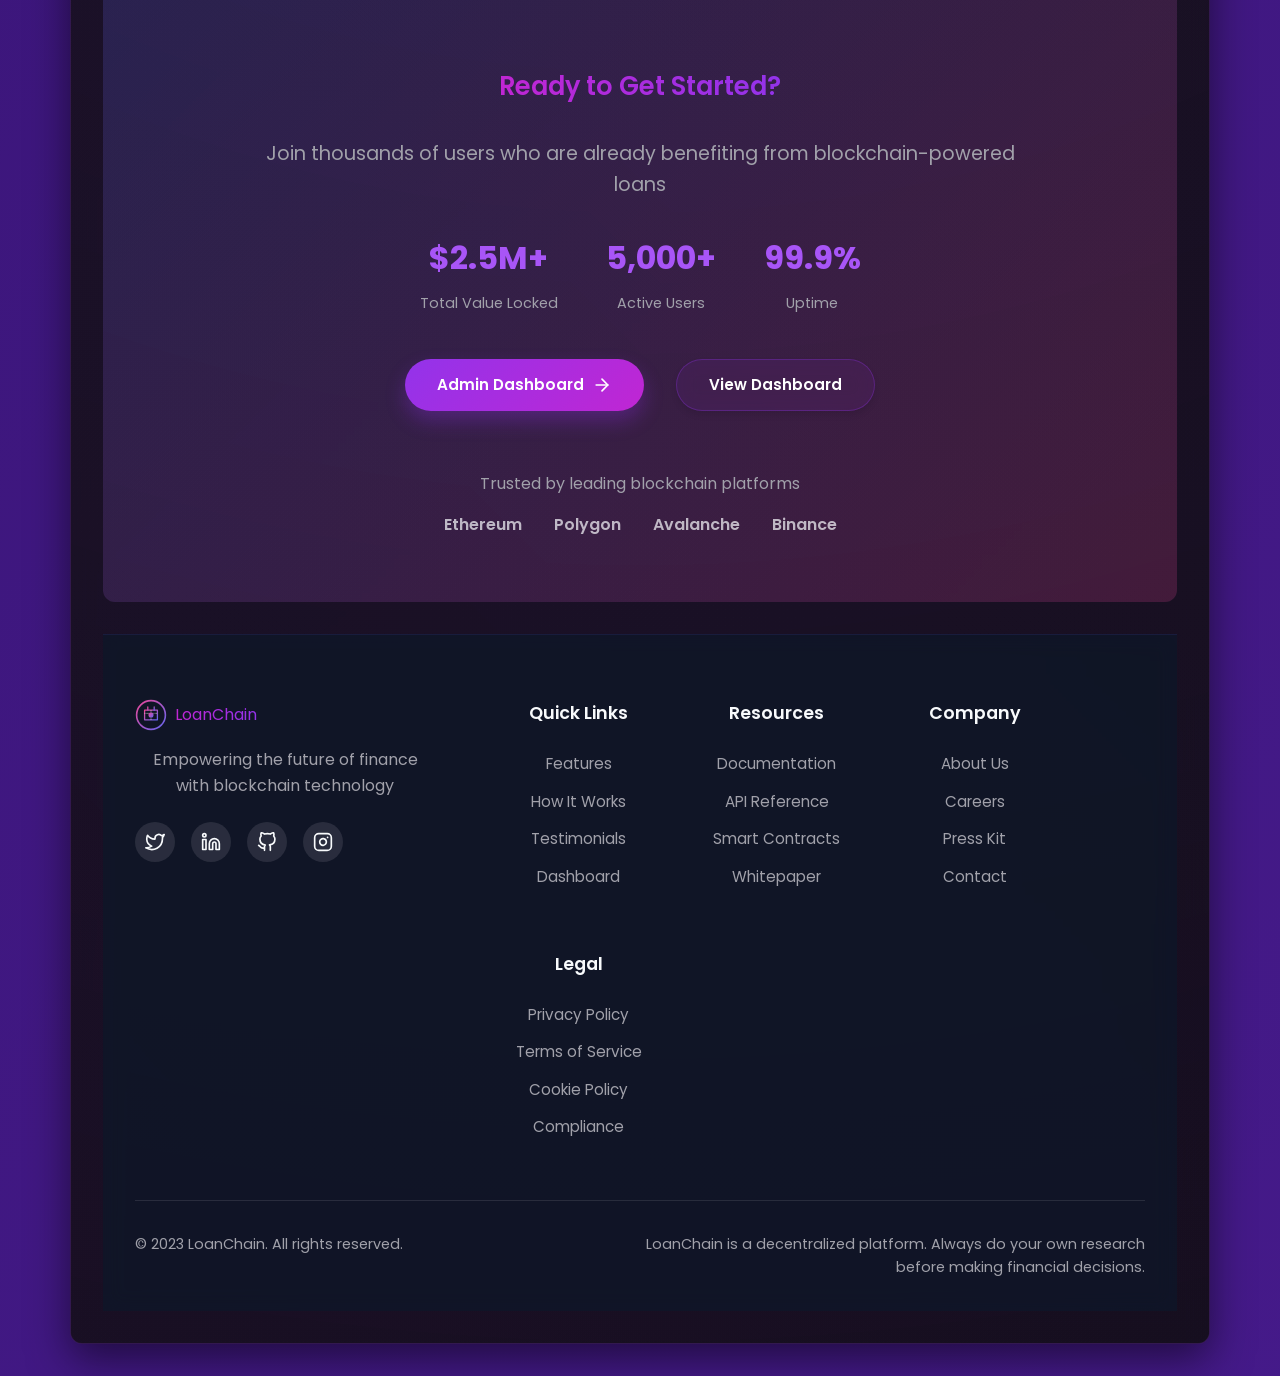
<file: src/landing.html>
<!DOCTYPE html>
<html lang="en">
<head>
  <meta charset="UTF-8" />
  <meta name="viewport" content="width=device-width, initial-scale=1.0"/>
  <meta name="description" content="LoanChain - A professional loan management platform leveraging blockchain technology">
  <title>LoanChain - Decentralized Loan Management</title>
  <link rel="icon" href="favicon.svg" type="image/svg+xml">
  <link href="https://fonts.googleapis.com/css2?family=Poppins:wght@400;500;600;700&display=swap" rel="stylesheet">
  <link rel="stylesheet" href="styles.css">
  <link rel="stylesheet" href="landing-styles.css">
</head>
<body>
  <nav class="navbar">
    <div class="navbar-brand">
      <img src="logo.svg" alt="LoanChain Logo" class="navbar-logo">
      <span class="gradient-text">LoanChain</span>
    </div>
    <div class="navbar-links">
      <a href="./landing.html" class="active">Home</a>
      <a href="#features">Features</a>
      <a href="#how-it-works">How It Works</a>
      <a href="#testimonials">Testimonials</a>
      <a href="./dashboard.html">Dashboard</a>
    </div>
  </nav>

  <section class="hero-section">
    <div class="hero-particles" id="particles-js"></div>
    <div class="hero-bg"></div>
    <div class="hero-content">
      <h1 class="hero-title animate-fadeIn">
        <span class="gradient-text">Decentralized</span> Loan Management
      </h1>
      <p class="hero-subtitle animate-fadeIn delay-200">
        Empowering the future of finance with transparent, secure, and efficient blockchain-based loans
      </p>
      <div class="flex gap-3 animate-fadeIn delay-400">
        <button class="btn-gradient pulse-effect" onclick="window.location.href='./admin.html'">
          Get Started
          <svg xmlns="http://www.w3.org/2000/svg" width="20" height="20" viewBox="0 0 24 24" fill="none" stroke="currentColor" stroke-width="2" stroke-linecap="round" stroke-linejoin="round">
            <line x1="5" y1="12" x2="19" y2="12"></line>
            <polyline points="12 5 19 12 12 19"></polyline>
          </svg>
        </button>
        <button class="btn-glass" onclick="window.location.href='#how-it-works'">
          Learn More
        </button>
      </div>

      <div class="hero-stats animate-fadeIn delay-600">
        <div class="hero-stat">
          <div class="hero-stat-value animate-count">24</div>
          <div class="hero-stat-label">Active Loans</div>
        </div>
        <div class="hero-stat">
          <div class="hero-stat-value animate-count">75.5</div>
          <div class="hero-stat-label">EDU Tokens Lent</div>
        </div>
        <div class="hero-stat">
          <div class="hero-stat-value animate-count">12</div>
          <div class="hero-stat-label">Repaid Loans</div>
        </div>
      </div>
    </div>

    <div class="hero-image animate-float delay-800">
      <div class="glow-effect"></div>
      <img src="blockchain-illustration.svg" alt="Blockchain Illustration" width="400" height="300">
    </div>

    <div class="scroll-indicator">
      <div class="mouse">
        <div class="wheel"></div>
      </div>
      <div class="scroll-text">Scroll Down</div>
    </div>
  </section>

  <div class="container">
    <section id="features" class="mb-4">
      <div class="section-header">
        <h2 class="gradient-text animate-fadeIn">Key Features</h2>
        <p class="tagline animate-fadeIn delay-200">Discover the advantages of our blockchain-powered loan platform</p>
      </div>

      <div class="features-grid">
        <div class="feature-card modern-card animate-fadeInUp delay-300">
          <div class="feature-icon-container">
            <div class="feature-icon">
              <svg xmlns="http://www.w3.org/2000/svg" width="24" height="24" viewBox="0 0 24 24" fill="none" stroke="currentColor" stroke-width="2" stroke-linecap="round" stroke-linejoin="round">
                <rect x="3" y="11" width="18" height="11" rx="2" ry="2"></rect>
                <path d="M7 11V7a5 5 0 0 1 10 0v4"></path>
              </svg>
            </div>
          </div>
          <h3 class="feature-title">Secure Transactions</h3>
          <p class="feature-description">All loan transactions are secured by blockchain technology, ensuring immutability and transparency.</p>
          <div class="feature-hover-content">
            <ul class="feature-list">
              <li>Immutable transaction records</li>
              <li>Cryptographic security</li>
              <li>Transparent audit trail</li>
            </ul>
          </div>
        </div>

        <div class="feature-card modern-card animate-fadeInUp delay-400">
          <div class="feature-icon-container">
            <div class="feature-icon">
              <svg xmlns="http://www.w3.org/2000/svg" width="24" height="24" viewBox="0 0 24 24" fill="none" stroke="currentColor" stroke-width="2" stroke-linecap="round" stroke-linejoin="round">
                <polyline points="22 12 16 12 14 15 10 15 8 12 2 12"></polyline>
                <path d="M5.45 5.11L2 12v6a2 2 0 0 0 2 2h16a2 2 0 0 0 2-2v-6l-3.45-6.89A2 2 0 0 0 16.76 4H7.24a2 2 0 0 0-1.79 1.11z"></path>
              </svg>
            </div>
          </div>
          <h3 class="feature-title">Smart Contracts</h3>
          <p class="feature-description">Automated loan approval, disbursement, and repayment processes through smart contracts.</p>
          <div class="feature-hover-content">
            <ul class="feature-list">
              <li>Automated execution</li>
              <li>No intermediaries needed</li>
              <li>Programmable conditions</li>
            </ul>
          </div>
        </div>

        <div class="feature-card modern-card animate-fadeInUp delay-500">
          <div class="feature-icon-container">
            <div class="feature-icon">
              <svg xmlns="http://www.w3.org/2000/svg" width="24" height="24" viewBox="0 0 24 24" fill="none" stroke="currentColor" stroke-width="2" stroke-linecap="round" stroke-linejoin="round">
                <path d="M12 2.69l5.66 5.66a8 8 0 1 1-11.31 0z"></path>
              </svg>
            </div>
          </div>
          <h3 class="feature-title">Decentralized</h3>
          <p class="feature-description">No central authority means lower fees, faster processing, and global accessibility.</p>
          <div class="feature-hover-content">
            <ul class="feature-list">
              <li>Peer-to-peer transactions</li>
              <li>Global accessibility</li>
              <li>Reduced processing fees</li>
            </ul>
          </div>
        </div>
      </div>

      <div class="features-grid mt-4">
        <div class="feature-card modern-card animate-fadeInUp delay-600">
          <div class="feature-icon-container">
            <div class="feature-icon">
              <svg xmlns="http://www.w3.org/2000/svg" width="24" height="24" viewBox="0 0 24 24" fill="none" stroke="currentColor" stroke-width="2" stroke-linecap="round" stroke-linejoin="round">
                <circle cx="12" cy="12" r="10"></circle>
                <polyline points="12 6 12 12 16 14"></polyline>
              </svg>
            </div>
          </div>
          <h3 class="feature-title">Fast Processing</h3>
          <p class="feature-description">Quick loan approvals and disbursements without lengthy paperwork or waiting periods.</p>
          <div class="feature-hover-content">
            <ul class="feature-list">
              <li>Instant approvals</li>
              <li>Automated verification</li>
              <li>Real-time disbursements</li>
            </ul>
          </div>
        </div>

        <div class="feature-card modern-card animate-fadeInUp delay-700">
          <div class="feature-icon-container">
            <div class="feature-icon">
              <svg xmlns="http://www.w3.org/2000/svg" width="24" height="24" viewBox="0 0 24 24" fill="none" stroke="currentColor" stroke-width="2" stroke-linecap="round" stroke-linejoin="round">
                <path d="M22 12h-4l-3 9L9 3l-3 9H2"></path>
              </svg>
            </div>
          </div>
          <h3 class="feature-title">Transparent Terms</h3>
          <p class="feature-description">Clear loan terms and conditions with no hidden fees or surprise charges.</p>
          <div class="feature-hover-content">
            <ul class="feature-list">
              <li>Visible on blockchain</li>
              <li>No hidden fees</li>
              <li>Verifiable interest rates</li>
            </ul>
          </div>
        </div>

        <div class="feature-card modern-card animate-fadeInUp delay-800">
          <div class="feature-icon-container">
            <div class="feature-icon">
              <svg xmlns="http://www.w3.org/2000/svg" width="24" height="24" viewBox="0 0 24 24" fill="none" stroke="currentColor" stroke-width="2" stroke-linecap="round" stroke-linejoin="round">
                <rect x="3" y="3" width="18" height="18" rx="2" ry="2"></rect>
                <line x1="3" y1="9" x2="21" y2="9"></line>
                <line x1="9" y1="21" x2="9" y2="9"></line>
              </svg>
            </div>
          </div>
          <h3 class="feature-title">Advanced Dashboard</h3>
          <p class="feature-description">Comprehensive analytics and reporting to track your loans and repayments.</p>
          <div class="feature-hover-content">
            <ul class="feature-list">
              <li>Real-time analytics</li>
              <li>Visual reporting</li>
              <li>Payment tracking</li>
            </ul>
          </div>
        </div>
      </div>
    </section>

    <section id="how-it-works" class="mb-4">
      <div class="section-header">
        <h2 class="gradient-text animate-fadeIn">How It Works</h2>
        <p class="tagline animate-fadeIn delay-200">Simple steps to get started with blockchain-based loans</p>
      </div>

      <div class="modern-timeline">
        <div class="timeline-progress"></div>

        <div class="timeline-container">
          <div class="modern-timeline-item animate-fadeInUp delay-300">
            <div class="timeline-step">
              <div class="timeline-step-number">1</div>
            </div>
            <div class="timeline-card">
              <div class="timeline-icon">
                <svg xmlns="http://www.w3.org/2000/svg" width="24" height="24" viewBox="0 0 24 24" fill="none" stroke="currentColor" stroke-width="2" stroke-linecap="round" stroke-linejoin="round">
                  <rect x="2" y="6" width="20" height="12" rx="2" />
                  <path d="M14 12H18" />
                  <path d="M16 10V14" />
                </svg>
              </div>
              <h3 class="timeline-title">Connect Your Wallet</h3>
              <p class="timeline-description">Link your cryptocurrency wallet to our platform to enable secure transactions.</p>
              <a href="./admin.html" class="timeline-link">Connect Now</a>
            </div>
          </div>

          <div class="modern-timeline-item animate-fadeInUp delay-400">
            <div class="timeline-step">
              <div class="timeline-step-number">2</div>
            </div>
            <div class="timeline-card">
              <div class="timeline-icon">
                <svg xmlns="http://www.w3.org/2000/svg" width="24" height="24" viewBox="0 0 24 24" fill="none" stroke="currentColor" stroke-width="2" stroke-linecap="round" stroke-linejoin="round">
                  <rect x="3" y="3" width="18" height="18" rx="2" ry="2"></rect>
                  <line x1="8" y1="12" x2="16" y2="12"></line>
                  <line x1="12" y1="8" x2="12" y2="16"></line>
                </svg>
              </div>
              <h3 class="timeline-title">Request a Loan</h3>
              <p class="timeline-description">Specify the amount you need and submit your loan request through our intuitive interface.</p>
              <a href="./admin.html" class="timeline-link">Request Loan</a>
            </div>
          </div>

          <div class="modern-timeline-item animate-fadeInUp delay-500">
            <div class="timeline-step">
              <div class="timeline-step-number">3</div>
            </div>
            <div class="timeline-card">
              <div class="timeline-icon">
                <svg xmlns="http://www.w3.org/2000/svg" width="24" height="24" viewBox="0 0 24 24" fill="none" stroke="currentColor" stroke-width="2" stroke-linecap="round" stroke-linejoin="round">
                  <path d="M22 11.08V12a10 10 0 1 1-5.93-9.14"></path>
                  <polyline points="22 4 12 14.01 9 11.01"></polyline>
                </svg>
              </div>
              <h3 class="timeline-title">Get Approved</h3>
              <p class="timeline-description">Loan requests are reviewed and approved by our decentralized governance system.</p>
              <a href="./dashboard.html" class="timeline-link">Check Status</a>
            </div>
          </div>

          <div class="modern-timeline-item animate-fadeInUp delay-600">
            <div class="timeline-step">
              <div class="timeline-step-number">4</div>
            </div>
            <div class="timeline-card">
              <div class="timeline-icon">
                <svg xmlns="http://www.w3.org/2000/svg" width="24" height="24" viewBox="0 0 24 24" fill="none" stroke="currentColor" stroke-width="2" stroke-linecap="round" stroke-linejoin="round">
                  <line x1="12" y1="1" x2="12" y2="23"></line>
                  <path d="M17 5H9.5a3.5 3.5 0 0 0 0 7h5a3.5 3.5 0 0 1 0 7H6"></path>
                </svg>
              </div>
              <h3 class="timeline-title">Receive Funds</h3>
              <p class="timeline-description">Once approved, funds are automatically transferred to your wallet through smart contracts.</p>
              <a href="./dashboard.html" class="timeline-link">View Transactions</a>
            </div>
          </div>

          <div class="modern-timeline-item animate-fadeInUp delay-700">
            <div class="timeline-step">
              <div class="timeline-step-number">5</div>
            </div>
            <div class="timeline-card">
              <div class="timeline-icon">
                <svg xmlns="http://www.w3.org/2000/svg" width="24" height="24" viewBox="0 0 24 24" fill="none" stroke="currentColor" stroke-width="2" stroke-linecap="round" stroke-linejoin="round">
                  <path d="M12 2v4M12 18v4M4.93 4.93l2.83 2.83M16.24 16.24l2.83 2.83M2 12h4M18 12h4M4.93 19.07l2.83-2.83M16.24 7.76l2.83-2.83"></path>
                </svg>
              </div>
              <h3 class="timeline-title">Repay Your Loan</h3>
              <p class="timeline-description">Make repayments directly through the platform, with all transactions recorded on the blockchain.</p>
              <a href="./admin.html" class="timeline-link">Make Payment</a>
            </div>
          </div>
        </div>
      </div>
    </section>

    <section id="testimonials" class="mb-4">
      <div class="section-header">
        <h2 class="gradient-text animate-fadeIn">What Our Users Say</h2>
        <p class="tagline animate-fadeIn delay-200">Hear from people who have transformed their financial future with LoanChain</p>
      </div>

      <div class="testimonial-slider">
        <div class="testimonial-track">
          <div class="testimonial-card animate-scaleIn delay-300">
            <div class="testimonial-rating">
              <span>★</span><span>★</span><span>★</span><span>★</span><span>★</span>
            </div>
            <div class="testimonial-quote">
              <svg xmlns="http://www.w3.org/2000/svg" width="40" height="40" viewBox="0 0 24 24" fill="none" stroke="var(--primary-light)" stroke-width="2" stroke-linecap="round" stroke-linejoin="round">
                <path d="M10 11h-4a1 1 0 0 1-1-1v-3a1 1 0 0 1 1-1h3a1 1 0 0 1 1 1v6c0 2.667-1.333 4.333-4 5"></path>
                <path d="M19 11h-4a1 1 0 0 1-1-1v-3a1 1 0 0 1 1-1h3a1 1 0 0 1 1 1v6c0 2.667-1.333 4.333-4 5"></path>
              </svg>
            </div>
            <p class="testimonial-text">LoanChain has revolutionized how I access capital for my business. The process is transparent, fast, and secure. I was able to get funding within 24 hours!</p>
            <div class="testimonial-author">
              <div class="testimonial-avatar" style="background: var(--primary-color);">
                <span>AJ</span>
              </div>
              <div class="testimonial-info">
                <strong>Alex Johnson</strong>
                <span>Small Business Owner</span>
              </div>
            </div>
          </div>

          <div class="testimonial-card animate-scaleIn delay-400">
            <div class="testimonial-rating">
              <span>★</span><span>★</span><span>★</span><span>★</span><span>★</span>
            </div>
            <div class="testimonial-quote">
              <svg xmlns="http://www.w3.org/2000/svg" width="40" height="40" viewBox="0 0 24 24" fill="none" stroke="var(--primary-light)" stroke-width="2" stroke-linecap="round" stroke-linejoin="round">
                <path d="M10 11h-4a1 1 0 0 1-1-1v-3a1 1 0 0 1 1-1h3a1 1 0 0 1 1 1v6c0 2.667-1.333 4.333-4 5"></path>
                <path d="M19 11h-4a1 1 0 0 1-1-1v-3a1 1 0 0 1 1-1h3a1 1 0 0 1 1 1v6c0 2.667-1.333 4.333-4 5"></path>
              </svg>
            </div>
            <p class="testimonial-text">As someone who values privacy and security, LoanChain's blockchain-based approach gives me peace of mind with every transaction. The transparency is unmatched.</p>
            <div class="testimonial-author">
              <div class="testimonial-avatar" style="background: var(--secondary-color);">
                <span>SC</span>
              </div>
              <div class="testimonial-info">
                <strong>Sarah Chen</strong>
                <span>Crypto Enthusiast</span>
              </div>
            </div>
          </div>

          <div class="testimonial-card animate-scaleIn delay-500">
            <div class="testimonial-rating">
              <span>★</span><span>★</span><span>★</span><span>★</span><span>★</span>
            </div>
            <div class="testimonial-quote">
              <svg xmlns="http://www.w3.org/2000/svg" width="40" height="40" viewBox="0 0 24 24" fill="none" stroke="var(--primary-light)" stroke-width="2" stroke-linecap="round" stroke-linejoin="round">
                <path d="M10 11h-4a1 1 0 0 1-1-1v-3a1 1 0 0 1 1-1h3a1 1 0 0 1 1 1v6c0 2.667-1.333 4.333-4 5"></path>
                <path d="M19 11h-4a1 1 0 0 1-1-1v-3a1 1 0 0 1 1-1h3a1 1 0 0 1 1 1v6c0 2.667-1.333 4.333-4 5"></path>
              </svg>
            </div>
            <p class="testimonial-text">The dashboard analytics help me track my loans and repayments effortlessly. Best financial platform I've used! The visual reports make it easy to understand my finances.</p>
            <div class="testimonial-author">
              <div class="testimonial-avatar" style="background: var(--success);">
                <span>MR</span>
              </div>
              <div class="testimonial-info">
                <strong>Michael Rodriguez</strong>
                <span>Financial Analyst</span>
              </div>
            </div>
          </div>

          <div class="testimonial-card animate-scaleIn delay-600">
            <div class="testimonial-rating">
              <span>★</span><span>★</span><span>★</span><span>★</span><span>★</span>
            </div>
            <div class="testimonial-quote">
              <svg xmlns="http://www.w3.org/2000/svg" width="40" height="40" viewBox="0 0 24 24" fill="none" stroke="var(--primary-light)" stroke-width="2" stroke-linecap="round" stroke-linejoin="round">
                <path d="M10 11h-4a1 1 0 0 1-1-1v-3a1 1 0 0 1 1-1h3a1 1 0 0 1 1 1v6c0 2.667-1.333 4.333-4 5"></path>
                <path d="M19 11h-4a1 1 0 0 1-1-1v-3a1 1 0 0 1 1-1h3a1 1 0 0 1 1 1v6c0 2.667-1.333 4.333-4 5"></path>
              </svg>
            </div>
            <p class="testimonial-text">I've tried several DeFi platforms, but LoanChain stands out with its user-friendly interface and excellent customer support. Highly recommended!</p>
            <div class="testimonial-author">
              <div class="testimonial-avatar" style="background: var(--primary-dark);">
                <span>JD</span>
              </div>
              <div class="testimonial-info">
                <strong>James Davis</strong>
                <span>Blockchain Developer</span>
              </div>
            </div>
          </div>
        </div>

        <div class="testimonial-controls">
          <button class="testimonial-control prev" id="prev-testimonial">
            <svg xmlns="http://www.w3.org/2000/svg" width="24" height="24" viewBox="0 0 24 24" fill="none" stroke="currentColor" stroke-width="2" stroke-linecap="round" stroke-linejoin="round">
              <polyline points="15 18 9 12 15 6"></polyline>
            </svg>
          </button>
          <div class="testimonial-indicators">
            <span class="testimonial-indicator active"></span>
            <span class="testimonial-indicator"></span>
            <span class="testimonial-indicator"></span>
            <span class="testimonial-indicator"></span>
          </div>
          <button class="testimonial-control next" id="next-testimonial">
            <svg xmlns="http://www.w3.org/2000/svg" width="24" height="24" viewBox="0 0 24 24" fill="none" stroke="currentColor" stroke-width="2" stroke-linecap="round" stroke-linejoin="round">
              <polyline points="9 18 15 12 9 6"></polyline>
            </svg>
          </button>
        </div>
      </div>
    </section>

    <section class="cta-section mb-4 animate-fadeIn delay-600">
      <div class="cta-background"></div>
      <div class="cta-content">
        <h2 class="gradient-text">Ready to Get Started?</h2>
        <p class="tagline">Join thousands of users who are already benefiting from blockchain-powered loans</p>

        <div class="cta-stats">
          <div class="cta-stat">
            <div class="cta-stat-value">$2.5M+</div>
            <div class="cta-stat-label">Total Value Locked</div>
          </div>
          <div class="cta-stat">
            <div class="cta-stat-value">5,000+</div>
            <div class="cta-stat-label">Active Users</div>
          </div>
          <div class="cta-stat">
            <div class="cta-stat-value">99.9%</div>
            <div class="cta-stat-label">Uptime</div>
          </div>
        </div>

        <div class="cta-buttons">
          <button class="btn-gradient pulse-effect" onclick="window.location.href='./admin.html'">
            Admin Dashboard
            <svg xmlns="http://www.w3.org/2000/svg" width="20" height="20" viewBox="0 0 24 24" fill="none" stroke="currentColor" stroke-width="2" stroke-linecap="round" stroke-linejoin="round">
              <line x1="5" y1="12" x2="19" y2="12"></line>
              <polyline points="12 5 19 12 12 19"></polyline>
            </svg>
          </button>
          <button class="btn-glass" onclick="window.location.href='./dashboard.html'">
            View Dashboard
          </button>
        </div>

        <div class="cta-partners">
          <p>Trusted by leading blockchain platforms</p>
          <div class="partner-logos">
            <div class="partner-logo">Ethereum</div>
            <div class="partner-logo">Polygon</div>
            <div class="partner-logo">Avalanche</div>
            <div class="partner-logo">Binance</div>
          </div>
        </div>
      </div>
    </section>

    <footer class="modern-footer mt-4 pt-4 animate-fadeIn delay-800">
      <div class="footer-content">
        <div class="footer-brand">
          <div class="footer-logo">
            <img src="logo.svg" alt="LoanChain Logo" class="navbar-logo">
            <span class="gradient-text">LoanChain</span>
          </div>
          <p class="footer-tagline">
            Empowering the future of finance with blockchain technology
          </p>
          <div class="footer-social">
            <a href="#" class="social-icon">
              <svg xmlns="http://www.w3.org/2000/svg" width="20" height="20" viewBox="0 0 24 24" fill="none" stroke="currentColor" stroke-width="2" stroke-linecap="round" stroke-linejoin="round">
                <path d="M23 3a10.9 10.9 0 0 1-3.14 1.53 4.48 4.48 0 0 0-7.86 3v1A10.66 10.66 0 0 1 3 4s-4 9 5 13a11.64 11.64 0 0 1-7 2c9 5 20 0 20-11.5a4.5 4.5 0 0 0-.08-.83A7.72 7.72 0 0 0 23 3z"></path>
              </svg>
            </a>
            <a href="#" class="social-icon">
              <svg xmlns="http://www.w3.org/2000/svg" width="20" height="20" viewBox="0 0 24 24" fill="none" stroke="currentColor" stroke-width="2" stroke-linecap="round" stroke-linejoin="round">
                <path d="M16 8a6 6 0 0 1 6 6v7h-4v-7a2 2 0 0 0-2-2 2 2 0 0 0-2 2v7h-4v-7a6 6 0 0 1 6-6z"></path>
                <rect x="2" y="9" width="4" height="12"></rect>
                <circle cx="4" cy="4" r="2"></circle>
              </svg>
            </a>
            <a href="#" class="social-icon">
              <svg xmlns="http://www.w3.org/2000/svg" width="20" height="20" viewBox="0 0 24 24" fill="none" stroke="currentColor" stroke-width="2" stroke-linecap="round" stroke-linejoin="round">
                <path d="M9 19c-5 1.5-5-2.5-7-3m14 6v-3.87a3.37 3.37 0 0 0-.94-2.61c3.14-.35 6.44-1.54 6.44-7A5.44 5.44 0 0 0 20 4.77 5.07 5.07 0 0 0 19.91 1S18.73.65 16 2.48a13.38 13.38 0 0 0-7 0C6.27.65 5.09 1 5.09 1A5.07 5.07 0 0 0 5 4.77a5.44 5.44 0 0 0-1.5 3.78c0 5.42 3.3 6.61 6.44 7A3.37 3.37 0 0 0 9 18.13V22"></path>
              </svg>
            </a>
            <a href="#" class="social-icon">
              <svg xmlns="http://www.w3.org/2000/svg" width="20" height="20" viewBox="0 0 24 24" fill="none" stroke="currentColor" stroke-width="2" stroke-linecap="round" stroke-linejoin="round">
                <rect x="2" y="2" width="20" height="20" rx="5" ry="5"></rect>
                <path d="M16 11.37A4 4 0 1 1 12.63 8 4 4 0 0 1 16 11.37z"></path>
                <line x1="17.5" y1="6.5" x2="17.51" y2="6.5"></line>
              </svg>
            </a>
          </div>
        </div>

        <div class="footer-links">
          <div class="footer-links-column">
            <h4 class="footer-links-title">Quick Links</h4>
            <ul class="footer-links-list">
              <li><a href="#features">Features</a></li>
              <li><a href="#how-it-works">How It Works</a></li>
              <li><a href="#testimonials">Testimonials</a></li>
              <li><a href="./dashboard.html">Dashboard</a></li>
            </ul>
          </div>

          <div class="footer-links-column">
            <h4 class="footer-links-title">Resources</h4>
            <ul class="footer-links-list">
              <li><a href="#">Documentation</a></li>
              <li><a href="#">API Reference</a></li>
              <li><a href="#">Smart Contracts</a></li>
              <li><a href="#">Whitepaper</a></li>
            </ul>
          </div>

          <div class="footer-links-column">
            <h4 class="footer-links-title">Company</h4>
            <ul class="footer-links-list">
              <li><a href="#">About Us</a></li>
              <li><a href="#">Careers</a></li>
              <li><a href="#">Press Kit</a></li>
              <li><a href="#">Contact</a></li>
            </ul>
          </div>

          <div class="footer-links-column">
            <h4 class="footer-links-title">Legal</h4>
            <ul class="footer-links-list">
              <li><a href="#">Privacy Policy</a></li>
              <li><a href="#">Terms of Service</a></li>
              <li><a href="#">Cookie Policy</a></li>
              <li><a href="#">Compliance</a></li>
            </ul>
          </div>
        </div>
      </div>

      <div class="footer-bottom">
        <div class="footer-copyright">
          &copy; 2023 LoanChain. All rights reserved.
        </div>
        <div class="footer-disclaimer">
          LoanChain is a decentralized platform. Always do your own research before making financial decisions.
        </div>
      </div>
    </footer>

    <div id="alert-box" class="alert"></div>
  </div>

  <script>
    document.addEventListener('DOMContentLoaded', function() {
      // Initialize animations
      initAnimations();

      // Initialize testimonial slider
      initTestimonialSlider();

      // Initialize counter animations
      animateCounters();

      // Initialize particle background
      initParticleBackground();

      // Add smooth scrolling for anchor links
      initSmoothScrolling();
    });

    // Initialize animations
    function initAnimations() {
      // Add scroll animations
      const animatedElements = document.querySelectorAll('.animate-fadeIn, .animate-fadeInLeft, .animate-fadeInRight, .animate-fadeInUp, .animate-scaleIn');

      const observer = new IntersectionObserver((entries) => {
        entries.forEach(entry => {
          if (entry.isIntersecting) {
            entry.target.style.opacity = '1';
            entry.target.style.transform = 'translateY(0) scale(1)';
          }
        });
      }, { threshold: 0.1 });

      animatedElements.forEach(el => {
        el.style.opacity = '0';

        if (el.classList.contains('animate-scaleIn')) {
          el.style.transform = 'scale(0.8)';
        } else {
          el.style.transform = 'translateY(20px)';
        }

        el.style.transition = 'opacity 0.6s ease, transform 0.6s ease';
        observer.observe(el);
      });

      // Add hover effects to buttons
      const buttons = document.querySelectorAll('button');
      buttons.forEach(button => {
        button.addEventListener('mouseover', function() {
          this.classList.add('hover-effect');
        });
        button.addEventListener('mouseout', function() {
          this.classList.remove('hover-effect');
        });
      });

      // Add hover effects to feature cards
      const featureCards = document.querySelectorAll('.feature-card');
      featureCards.forEach(card => {
        card.addEventListener('mouseover', function() {
          this.classList.add('feature-card-hover');
        });
        card.addEventListener('mouseout', function() {
          this.classList.remove('feature-card-hover');
        });
      });
    }

    // Initialize testimonial slider
    function initTestimonialSlider() {
      const track = document.querySelector('.testimonial-track');
      const cards = document.querySelectorAll('.testimonial-card');
      const indicators = document.querySelectorAll('.testimonial-indicator');
      const prevBtn = document.getElementById('prev-testimonial');
      const nextBtn = document.getElementById('next-testimonial');

      if (!track || !cards.length || !indicators.length || !prevBtn || !nextBtn) return;

      let currentIndex = 0;
      const cardWidth = cards[0].offsetWidth;
      const cardMargin = 20; // Margin between cards
      const visibleCards = window.innerWidth < 768 ? 1 : 3;

      // Set initial position
      updateSliderPosition();

      // Add event listeners
      prevBtn.addEventListener('click', () => {
        currentIndex = Math.max(0, currentIndex - 1);
        updateSliderPosition();
      });

      nextBtn.addEventListener('click', () => {
        currentIndex = Math.min(cards.length - visibleCards, currentIndex + 1);
        updateSliderPosition();
      });

      // Update slider position
      function updateSliderPosition() {
        const translateX = -(currentIndex * (cardWidth + cardMargin));
        track.style.transform = `translateX(${translateX}px)`;

        // Update indicators
        indicators.forEach((indicator, index) => {
          if (index === currentIndex) {
            indicator.classList.add('active');
          } else {
            indicator.classList.remove('active');
          }
        });

        // Update button states
        prevBtn.disabled = currentIndex === 0;
        nextBtn.disabled = currentIndex >= cards.length - visibleCards;
      }

      // Add indicator click events
      indicators.forEach((indicator, index) => {
        indicator.addEventListener('click', () => {
          currentIndex = index;
          updateSliderPosition();
        });
      });

      // Auto-advance the slider every 5 seconds
      setInterval(() => {
        if (currentIndex < cards.length - visibleCards) {
          currentIndex++;
        } else {
          currentIndex = 0;
        }
        updateSliderPosition();
      }, 5000);

      // Handle window resize
      window.addEventListener('resize', () => {
        const newVisibleCards = window.innerWidth < 768 ? 1 : 3;
        if (newVisibleCards !== visibleCards) {
          currentIndex = 0;
          updateSliderPosition();
        }
      });
    }

    // Animate counter values
    function animateCounters() {
      const counters = document.querySelectorAll('.animate-count');

      counters.forEach(counter => {
        const target = parseFloat(counter.textContent);
        let count = 0;
        const duration = 2000; // ms
        const frameDuration = 1000 / 60; // 60fps
        const totalFrames = Math.round(duration / frameDuration);
        const increment = target / totalFrames;

        const animate = () => {
          count += increment;
          if (count < target) {
            counter.textContent = Number.isInteger(target) ?
              Math.floor(count) :
              count.toFixed(1);
            requestAnimationFrame(animate);
          } else {
            counter.textContent = Number.isInteger(target) ?
              target :
              target.toFixed(1);
          }
        };

        animate();
      });
    }

    // Initialize particle background
    function initParticleBackground() {
      const heroSection = document.querySelector('.hero-section');
      const particlesContainer = document.getElementById('particles-js');

      if (!particlesContainer) return;

      // Create particles
      for (let i = 0; i < 50; i++) {
        const particle = document.createElement('div');
        particle.classList.add('particle');

        // Random position
        const posX = Math.random() * 100;
        const posY = Math.random() * 100;

        // Random size
        const size = Math.random() * 5 + 1;

        // Random opacity
        const opacity = Math.random() * 0.5 + 0.1;

        // Random animation duration
        const duration = Math.random() * 20 + 10;

        // Set styles
        particle.style.left = `${posX}%`;
        particle.style.top = `${posY}%`;
        particle.style.width = `${size}px`;
        particle.style.height = `${size}px`;
        particle.style.opacity = opacity;
        particle.style.animationDuration = `${duration}s`;

        // Add to container
        particlesContainer.appendChild(particle);
      }
    }

    // Initialize smooth scrolling for anchor links
    function initSmoothScrolling() {
      document.querySelectorAll('a[href^="#"]').forEach(anchor => {
        anchor.addEventListener('click', function(e) {
          e.preventDefault();

          const targetId = this.getAttribute('href');
          const targetElement = document.querySelector(targetId);

          if (targetElement) {
            window.scrollTo({
              top: targetElement.offsetTop - 80, // Adjust for navbar height
              behavior: 'smooth'
            });
          }
        });
      });
    }

    // Show alert function
    window.showAlert = function(message, type = 'info') {
      const alertBox = document.getElementById('alert-box');
      if (!alertBox) return;

      alertBox.innerHTML = message;
      alertBox.style.display = 'block';

      if (type === 'success') {
        alertBox.classList.add('success');
        alertBox.classList.remove('error', 'warning', 'info');
      } else if (type === 'warning') {
        alertBox.classList.add('warning');
        alertBox.classList.remove('error', 'success', 'info');
      } else if (type === 'info') {
        alertBox.classList.add('info');
        alertBox.classList.remove('error', 'success', 'warning');
      } else {
        alertBox.classList.add('error');
        alertBox.classList.remove('success', 'warning', 'info');
      }

      setTimeout(() => {
        alertBox.style.display = 'none';
      }, 5000);
    };
  </script>
</body>
</html>
</file>
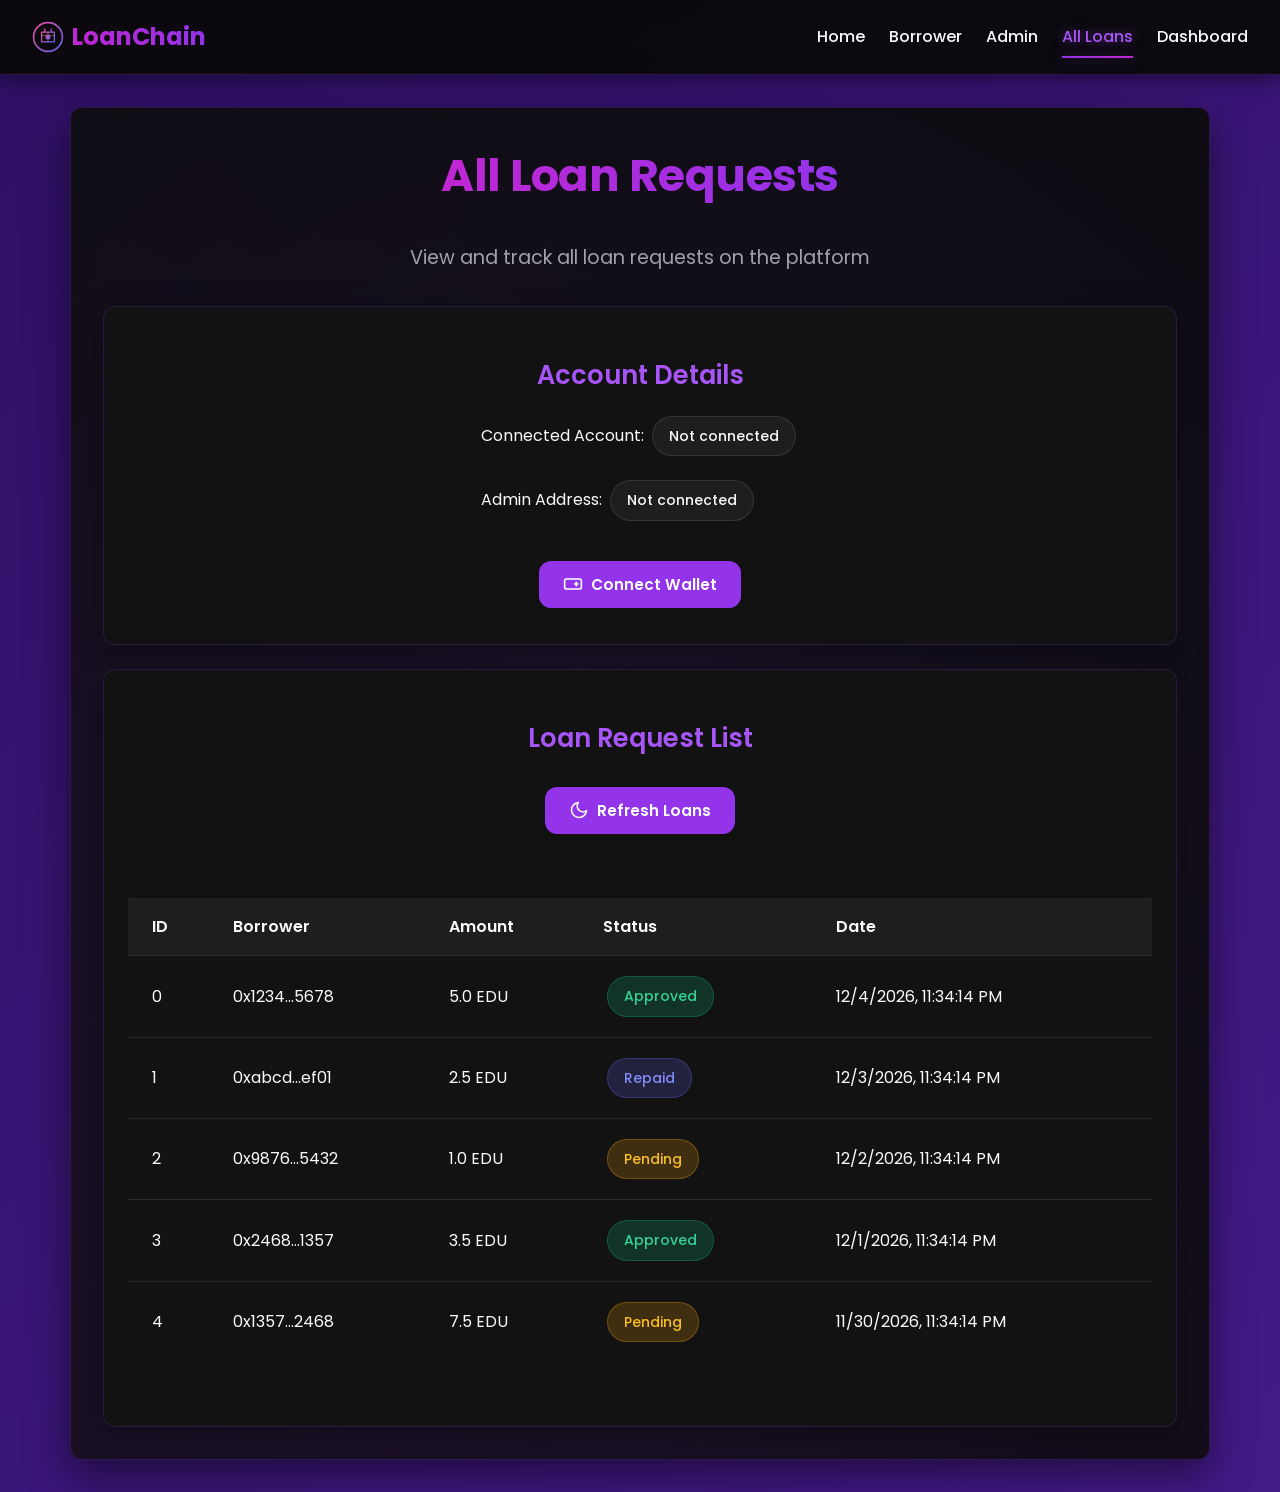
<file: src/loans.html>
<!DOCTYPE html>
<html lang="en">
<head>
  <meta charset="UTF-8" />
  <meta name="viewport" content="width=device-width, initial-scale=1.0"/>
  <title>All Loans - LoanChain</title>
  <link rel="icon" href="favicon.svg" type="image/svg+xml">
  <link rel="stylesheet" href="styles.css" />
  <link href="https://fonts.googleapis.com/css2?family=Poppins:wght@400;500;600;700&display=swap" rel="stylesheet">
</head>
<body>
  <nav class="navbar">
    <div class="navbar-brand">
      <img src="logo.svg" alt="LoanChain Logo" class="navbar-logo">
      <span class="gradient-text">LoanChain</span>
    </div>
    <div class="navbar-links">
      <a href="./landing.html">Home</a>
      <a href="./borrower.html">Borrower</a>
      <a href="./admin.html">Admin</a>
      <a href="./loans.html" class="active">All Loans</a>
      <a href="./dashboard.html">Dashboard</a>
    </div>
  </nav>

  <div class="container">
    <h1 class="gradient-text animate-fadeIn">All Loan Requests</h1>
    <p class="tagline animate-fadeIn delay-200">View and track all loan requests on the platform</p>

    <div class="card animate-fadeInUp delay-300">
      <h2>Account Details</h2>
      <div class="flex justify-between items-center flex-col md:flex-row">
        <div class="text-left mb-3">
          <p class="mb-2">Connected Account: <span id="account" class="status-tag">Not connected</span></p>
          <p>Admin Address: <span id="admin" class="status-tag">Not connected</span></p>
        </div>
        <button id="connect-wallet" onclick="connectWallet()">
          <svg xmlns="http://www.w3.org/2000/svg" width="20" height="20" viewBox="0 0 24 24" fill="none" stroke="currentColor" stroke-width="2" stroke-linecap="round" stroke-linejoin="round">
            <rect x="2" y="6" width="20" height="12" rx="2" />
            <path d="M14 12H18" />
            <path d="M16 10V14" />
          </svg>
          Connect Wallet
        </button>
      </div>
    </div>

    <div class="card animate-fadeInUp delay-400">
      <h2>Loan Request List</h2>
      <button onclick="getAllLoans()" class="mb-3">
        <svg xmlns="http://www.w3.org/2000/svg" width="20" height="20" viewBox="0 0 24 24" fill="none" stroke="currentColor" stroke-width="2" stroke-linecap="round" stroke-linejoin="round">
          <path d="M21 12.79A9 9 0 1 1 11.21 3 7 7 0 0 0 21 12.79z"></path>
        </svg>
        Refresh Loans
      </button>

      <div id="loans-table-container" class="loans-table-container">
        <table class="loans-table w-full">
          <thead>
            <tr>
              <th>ID</th>
              <th>Borrower</th>
              <th>Amount</th>
              <th>Status</th>
              <th>Date</th>
            </tr>
          </thead>
          <tbody id="all-loans-table">
            <tr>
              <td colspan="5" class="text-center">Click "Refresh Loans" to see the list of loan requests.</td>
            </tr>
          </tbody>
        </table>
      </div>

      <div id="all-loans" class="hidden">
        <!-- This will be replaced by the table above -->
      </div>
    </div>

    <div id="alert-box" class="alert"></div>
  </div>

  <script type="module" src="app.js"></script>
  <script>
    // Add scroll animations
    document.addEventListener('DOMContentLoaded', function() {
      // Add scroll animations
      const animatedElements = document.querySelectorAll('.animate-fadeIn, .animate-fadeInLeft, .animate-fadeInRight, .animate-fadeInUp, .animate-scaleIn');

      const observer = new IntersectionObserver((entries) => {
        entries.forEach(entry => {
          if (entry.isIntersecting) {
            entry.target.style.opacity = '1';
            entry.target.style.transform = 'translateY(0)';
          }
        });
      }, { threshold: 0.1 });

      animatedElements.forEach(el => {
        el.style.opacity = '0';
        el.style.transform = 'translateY(20px)';
        el.style.transition = 'opacity 0.6s ease, transform 0.6s ease';
        observer.observe(el);
      });

      // Add hover effects to buttons
      const buttons = document.querySelectorAll('button');
      buttons.forEach(button => {
        button.addEventListener('mouseover', function() {
          this.classList.add('animate-pulse');
        });
        button.addEventListener('mouseout', function() {
          this.classList.remove('animate-pulse');
        });
      });

      // Add sample data to the loans table
      setTimeout(() => {
        populateSampleLoans();
      }, 1000);
    });

    // Populate sample loan data
    function populateSampleLoans() {
      const sampleLoans = [
        { id: 0, borrower: '0x1234...5678', amount: '5.0 EDU', status: 'Approved', date: new Date().toLocaleString() },
        { id: 1, borrower: '0xabcd...ef01', amount: '2.5 EDU', status: 'Repaid', date: new Date(Date.now() - 86400000).toLocaleString() },
        { id: 2, borrower: '0x9876...5432', amount: '1.0 EDU', status: 'Pending', date: new Date(Date.now() - 172800000).toLocaleString() },
        { id: 3, borrower: '0x2468...1357', amount: '3.5 EDU', status: 'Approved', date: new Date(Date.now() - 259200000).toLocaleString() },
        { id: 4, borrower: '0x1357...2468', amount: '7.5 EDU', status: 'Pending', date: new Date(Date.now() - 345600000).toLocaleString() }
      ];

      const tableBody = document.getElementById('all-loans-table');
      if (!tableBody) return;

      tableBody.innerHTML = '';

      sampleLoans.forEach(loan => {
        // Determine status class
        let statusClass = 'status-pending';
        if (loan.status === 'Approved') statusClass = 'status-approved';
        if (loan.status === 'Repaid') statusClass = 'status-repaid';
        if (loan.status === 'Rejected') statusClass = 'status-rejected';

        const row = document.createElement('tr');
        row.innerHTML = `
          <td>${loan.id}</td>
          <td>${loan.borrower}</td>
          <td>${loan.amount}</td>
          <td><span class="status-tag ${statusClass}">${loan.status}</span></td>
          <td>${loan.date}</td>
        `;

        // Add animation to the row
        row.style.opacity = '0';
        row.style.transform = 'translateY(20px)';
        row.style.transition = 'opacity 0.3s ease, transform 0.3s ease';

        tableBody.appendChild(row);

        // Trigger animation after a small delay based on index
        setTimeout(() => {
          row.style.opacity = '1';
          row.style.transform = 'translateY(0)';
        }, 100 * (tableBody.children.length));
      });
    }
  </script>
</body>
</html>
</file>
<file: src/styles.css>
/* General Reset & Font */
:root {
  /* Purple theme */
  --primary-color: #9333ea;
  --primary-dark: #7e22ce;
  --primary-light: #a855f7;
  --secondary-color: #c026d3;
  --secondary-dark: #a21caf;
  --secondary-light: #d946ef;

  /* Dark theme */
  --dark-bg: #0a0a0a;
  --dark-surface: #121212;
  --dark-surface-2: #1e1e1e;
  --dark-surface-hover: #2a2a2a;

  /* Text colors */
  --light-text: #f8fafc;
  --muted-text: #a1a1aa;

  /* Status colors */
  --success: #10b981;
  --warning: #f59e0b;
  --error: #ef4444;
  --info: #3b82f6;

  /* UI elements */
  --card-bg: rgba(18, 18, 18, 0.8);
  --border-radius: 12px;
  --transition: all 0.3s ease;

  /* Shadows */
  --shadow-sm: 0 1px 2px 0 rgba(0, 0, 0, 0.05);
  --shadow: 0 4px 6px -1px rgba(0, 0, 0, 0.1), 0 2px 4px -1px rgba(0, 0, 0, 0.06);
  --shadow-md: 0 10px 15px -3px rgba(0, 0, 0, 0.1), 0 4px 6px -2px rgba(0, 0, 0, 0.05);
  --shadow-lg: 0 20px 25px -5px rgba(0, 0, 0, 0.1), 0 10px 10px -5px rgba(0, 0, 0, 0.04);
  --shadow-xl: 0 25px 50px -12px rgba(0, 0, 0, 0.25);

  /* Transitions */
  --transition-fast: 0.15s ease;
  --transition-normal: 0.3s ease;
  --transition-slow: 0.5s ease;

  /* Layout */
  --header-height: 70px;
  --footer-height: 80px;
  --max-width: 1200px;
  --sidebar-width: 250px;

  /* Glow effects */
  --purple-glow: 0 0 15px rgba(147, 51, 234, 0.5);
  --purple-glow-strong: 0 0 25px rgba(147, 51, 234, 0.8);
}

* {
  box-sizing: border-box;
  margin: 0;
  padding: 0;
}

body {
  margin: 0;
  padding: 0;
  font-family: 'Poppins', sans-serif;
  background: linear-gradient(-45deg, #0a0a0a, #18181b, #4c1d95, #2e1065);
  background-size: 400% 400%;
  animation: gradientBG 20s ease infinite;
  color: var(--light-text);
  line-height: 1.6;
  position: relative;
}

body::before {
  content: '';
  position: fixed;
  top: 0;
  left: 0;
  width: 100%;
  height: 100%;
  background: url('data:image/svg+xml;utf8,<svg xmlns="http://www.w3.org/2000/svg" width="100" height="100" viewBox="0 0 100 100"><rect width="100" height="100" fill="none"/><rect width="1" height="1" fill="rgba(255,255,255,0.05)" x="0" y="0"/></svg>');
  pointer-events: none;
  z-index: -1;
  opacity: 0.3;
}

/* Navbar Styling */
.navbar {
  background-color: rgba(10, 10, 10, 0.95);
  display: flex;
  justify-content: space-between;
  align-items: center;
  padding: 1rem 2rem;
  box-shadow: 0 4px 20px rgba(0, 0, 0, 0.5);
  backdrop-filter: blur(10px);
  -webkit-backdrop-filter: blur(10px);
  border-bottom: 1px solid rgba(147, 51, 234, 0.3);
  animation: navbarSlideIn 1s ease-out;
  position: sticky;
  top: 0;
  z-index: 1000;
}

.navbar-brand {
  font-size: 1.5rem;
  font-weight: 700;
  display: flex;
  align-items: center;
  gap: 0.5rem;
}

.navbar-logo {
  width: 32px;
  height: 32px;
}

.navbar-links {
  display: flex;
  gap: 1.5rem;
}

.navbar a {
  color: var(--light-text);
  text-decoration: none;
  font-weight: 500;
  transition: var(--transition);
  position: relative;
  padding: 0.5rem 0;
}

.navbar a:hover {
  color: var(--primary-light);
}

.navbar a::after {
  content: '';
  position: absolute;
  width: 0;
  height: 2px;
  bottom: 0;
  left: 0;
  background: linear-gradient(to right, var(--primary-color), var(--secondary-color));
  transition: var(--transition);
  box-shadow: var(--purple-glow);
}

.navbar a:hover::after {
  width: 100%;
}

.navbar a.active {
  color: var(--primary-light);
  text-shadow: 0 0 10px rgba(168, 85, 247, 0.5);
}

.navbar a.active::after {
  width: 100%;
}

/* Container */
.container {
  max-width: 1140px;
  margin: 2rem auto;
  padding: 2rem;
  background: var(--card-bg);
  border-radius: var(--border-radius);
  box-shadow: 0 15px 40px rgba(0, 0, 0, 0.5);
  animation: fadeIn 1s ease;
  text-align: center;
  backdrop-filter: blur(10px);
  -webkit-backdrop-filter: blur(10px);
  border: 1px solid rgba(147, 51, 234, 0.2);
  position: relative;
  overflow: hidden;
}

.container::before {
  content: '';
  position: absolute;
  top: 0;
  left: 0;
  width: 100%;
  height: 100%;
  background: linear-gradient(45deg, rgba(147, 51, 234, 0.08) 0%, transparent 70%);
  z-index: -1;
}

.container::after {
  content: '';
  position: absolute;
  top: -50%;
  left: -50%;
  width: 200%;
  height: 200%;
  background: radial-gradient(circle at center, transparent 0%, rgba(10, 10, 10, 1) 70%);
  z-index: -2;
}

/* Glass Effect Elements */
.glass-card {
  background: rgba(18, 18, 18, 0.7);
  backdrop-filter: blur(10px);
  -webkit-backdrop-filter: blur(10px);
  border-radius: var(--border-radius);
  border: 1px solid rgba(147, 51, 234, 0.2);
  padding: 1.5rem;
  box-shadow: 0 8px 32px rgba(0, 0, 0, 0.3);
  transition: var(--transition);
  position: relative;
  overflow: hidden;
}

.glass-card::before {
  content: '';
  position: absolute;
  top: 0;
  left: -100%;
  width: 100%;
  height: 100%;
  background: linear-gradient(
    90deg,
    transparent,
    rgba(147, 51, 234, 0.1),
    transparent
  );
  transition: 0.5s;
}

.glass-card:hover {
  transform: translateY(-5px);
  box-shadow: 0 12px 40px rgba(0, 0, 0, 0.3), var(--purple-glow);
  border-color: rgba(147, 51, 234, 0.4);
}

.glass-card:hover::before {
  left: 100%;
}

/* Hero Section */
.hero-section {
  display: flex;
  flex-direction: column;
  align-items: center;
  justify-content: center;
  min-height: 60vh;
  text-align: center;
  padding: 3rem 1rem;
  position: relative;
  overflow: hidden;
}

.hero-bg {
  position: absolute;
  top: 0;
  left: 0;
  width: 100%;
  height: 100%;
  background:
    radial-gradient(circle at top right, rgba(147, 51, 234, 0.3), transparent 70%),
    radial-gradient(circle at bottom left, rgba(192, 38, 211, 0.3), transparent 70%),
    linear-gradient(to bottom, rgba(10, 10, 10, 0.8), rgba(30, 30, 30, 0.5));
  z-index: -1;
}

.hero-bg::after {
  content: '';
  position: absolute;
  top: 0;
  left: 0;
  width: 100%;
  height: 100%;
  background: url('data:image/svg+xml;utf8,<svg xmlns="http://www.w3.org/2000/svg" width="100" height="100" viewBox="0 0 100 100"><rect width="100" height="100" fill="none"/><rect width="1" height="1" fill="rgba(147,51,234,0.05)" x="0" y="0"/></svg>');
  opacity: 0.3;
}

.hero-title {
  font-size: 3.5rem;
  font-weight: 700;
  margin-bottom: 1rem;
  line-height: 1.2;
}

.hero-subtitle {
  font-size: 1.5rem;
  color: var(--muted-text);
  margin-bottom: 2rem;
  max-width: 700px;
}

/* Feature Cards */
.features-grid {
  display: grid;
  grid-template-columns: repeat(auto-fit, minmax(280px, 1fr));
  gap: 2rem;
  margin: 3rem 0;
}

.feature-card {
  background: var(--dark-surface);
  border-radius: var(--border-radius);
  padding: 2rem;
  text-align: center;
  transition: var(--transition);
  border: 1px solid rgba(147, 51, 234, 0.2);
  position: relative;
  overflow: hidden;
  box-shadow: 0 10px 30px rgba(0, 0, 0, 0.3);
}

.feature-card::before {
  content: '';
  position: absolute;
  top: -2px;
  left: -2px;
  right: -2px;
  height: 5px;
  background: linear-gradient(90deg, var(--primary-color), var(--secondary-color));
  transform: scaleX(0);
  transform-origin: left;
  transition: transform 0.5s ease;
}

.feature-card:hover {
  transform: translateY(-10px);
  box-shadow: 0 20px 40px rgba(0, 0, 0, 0.3), var(--purple-glow);
  border-color: rgba(147, 51, 234, 0.4);
}

.feature-card:hover::before {
  transform: scaleX(1);
}

.feature-icon {
  width: 70px;
  height: 70px;
  margin: 0 auto 1.5rem;
  display: flex;
  align-items: center;
  justify-content: center;
  background: linear-gradient(135deg, var(--primary-color), var(--secondary-color));
  border-radius: 50%;
  color: white;
  font-size: 1.5rem;
  box-shadow: var(--purple-glow);
  position: relative;
}

.feature-icon::after {
  content: '';
  position: absolute;
  width: 100%;
  height: 100%;
  border-radius: 50%;
  background: linear-gradient(135deg, var(--primary-color), var(--secondary-color));
  opacity: 0.3;
  filter: blur(8px);
  z-index: -1;
}

.feature-title {
  font-size: 1.25rem;
  font-weight: 600;
  margin-bottom: 1rem;
  color: var(--primary-light);
}

.feature-description {
  color: var(--muted-text);
  line-height: 1.6;
}

/* Headings */
h1 {
  font-size: 2.8rem;
  margin-bottom: 1rem;
  font-weight: 700;
  letter-spacing: -0.5px;
}

h2 {
  font-size: 1.6rem;
  margin-top: 1.5rem;
  margin-bottom: 1rem;
  color: var(--primary-light);
  font-weight: 600;
}

.gradient-text {
  background: linear-gradient(to right, var(--secondary-color), var(--primary-color));
  -webkit-background-clip: text;
  background-clip: text;
  -webkit-text-fill-color: transparent;
  position: relative;
  display: inline-block;
}

.gradient-text::after {
  content: attr(data-text);
  position: absolute;
  left: 0;
  top: 0;
  z-index: -1;
  background: linear-gradient(to right, var(--secondary-color), var(--primary-color));
  -webkit-background-clip: text;
  background-clip: text;
  -webkit-text-fill-color: transparent;
  filter: blur(8px);
  opacity: 0.5;
}

.tagline {
  font-size: 1.2rem;
  color: var(--muted-text);
  margin: 1rem 0 2rem;
  font-weight: 400;
}

/* Typing Animation */
.typing-effect {
  font-size: 1.4rem;
  width: 100%;
  white-space: nowrap;
  overflow: hidden;
  border-right: 2px solid var(--primary-light);
  animation: typing 4s steps(40, end), blink 0.7s step-end infinite;
  display: inline-block;
  margin-top: 1rem;
  color: var(--light-text);
}

/* Cards and Sections */
.section, .card {
  background: var(--dark-surface);
  padding: 1.5rem;
  margin-top: 1.5rem;
  border-radius: var(--border-radius);
  box-shadow: 0 8px 30px rgba(0, 0, 0, 0.3);
  border: 1px solid rgba(147, 51, 234, 0.2);
  transition: var(--transition);
  position: relative;
  overflow: hidden;
}

.card::before {
  content: '';
  position: absolute;
  top: 0;
  left: 0;
  width: 100%;
  height: 5px;
  background: linear-gradient(90deg, var(--primary-color), var(--secondary-color));
  transform: scaleX(0);
  transform-origin: left;
  transition: transform 0.5s ease;
}

.card:hover {
  transform: translateY(-5px);
  box-shadow: 0 12px 40px rgba(0, 0, 0, 0.3), var(--purple-glow);
  border-color: rgba(147, 51, 234, 0.4);
}

.card:hover::before {
  transform: scaleX(1);
}

/* Status Tags */
.status-tag {
  background: var(--dark-surface-2);
  padding: 0.5rem 1rem;
  border-radius: 50px;
  font-weight: 500;
  display: inline-block;
  font-size: 0.875rem;
  margin: 0.25rem;
  border: 1px solid rgba(255, 255, 255, 0.1);
  transition: var(--transition);
}

.status-pending {
  background-color: rgba(245, 158, 11, 0.2);
  color: #fbbf24;
  border-color: rgba(245, 158, 11, 0.3);
}

.status-approved {
  background-color: rgba(16, 185, 129, 0.2);
  color: #34d399;
  border-color: rgba(16, 185, 129, 0.3);
}

.status-repaid {
  background-color: rgba(99, 102, 241, 0.2);
  color: #818cf8;
  border-color: rgba(99, 102, 241, 0.3);
}

.status-rejected {
  background-color: rgba(239, 68, 68, 0.2);
  color: #f87171;
  border-color: rgba(239, 68, 68, 0.3);
}

/* Buttons */
button {
  padding: 0.75rem 1.5rem;
  margin: 0.75rem 0.5rem;
  background: var(--primary-color);
  border: none;
  border-radius: var(--border-radius);
  color: white;
  font-weight: 600;
  cursor: pointer;
  transition: var(--transition);
  box-shadow: 0 4px 6px rgba(0, 0, 0, 0.1);
  font-family: 'Poppins', sans-serif;
  font-size: 0.95rem;
  display: inline-flex;
  align-items: center;
  justify-content: center;
  gap: 0.5rem;
  position: relative;
  overflow: hidden;
}

button::before {
  content: '';
  position: absolute;
  top: 0;
  left: -100%;
  width: 100%;
  height: 100%;
  background: linear-gradient(
    90deg,
    transparent,
    rgba(255, 255, 255, 0.2),
    transparent
  );
  transition: 0.5s;
}

button:hover {
  background: var(--primary-dark);
  transform: translateY(-3px);
  box-shadow: 0 7px 14px rgba(0, 0, 0, 0.2);
}

button:hover::before {
  left: 100%;
}

button:active {
  transform: translateY(0);
  box-shadow: 0 3px 6px rgba(0, 0, 0, 0.1);
}

button:disabled {
  background: var(--dark-surface-2);
  cursor: not-allowed;
  box-shadow: none;
  opacity: 0.7;
}

button.btn-secondary {
  background: var(--secondary-color);
}

button.btn-secondary:hover {
  background: var(--secondary-dark);
}

button.btn-outline {
  background: transparent;
  border: 2px solid var(--primary-color);
  color: var(--primary-color);
}

button.btn-outline:hover {
  background: var(--primary-color);
  color: white;
}

/* Modern Button Styles */
.btn-gradient {
  background: linear-gradient(135deg, var(--primary-color), var(--secondary-color));
  border-radius: 50px;
  padding: 0.85rem 2rem;
  border: none;
  color: white;
  font-weight: 600;
  box-shadow: 0 10px 20px rgba(147, 51, 234, 0.3);
  transition: all 0.3s ease;
  position: relative;
  overflow: hidden;
  z-index: 1;
}

.btn-gradient::before {
  content: '';
  position: absolute;
  top: 0;
  left: 0;
  width: 100%;
  height: 100%;
  background: linear-gradient(135deg, var(--primary-light), var(--secondary-light));
  z-index: -1;
  opacity: 0;
  transition: opacity 0.3s ease;
}

.btn-gradient::after {
  content: '';
  position: absolute;
  width: 30px;
  height: 100%;
  top: 0;
  left: -100px;
  background: linear-gradient(
    90deg,
    transparent,
    rgba(255, 255, 255, 0.3),
    transparent
  );
  animation: shine 3s infinite;
}

.btn-gradient:hover {
  transform: translateY(-3px);
  box-shadow: 0 15px 30px rgba(147, 51, 234, 0.4), var(--purple-glow);
}

.btn-gradient:hover::before {
  opacity: 1;
}

.btn-gradient:active {
  transform: translateY(0);
  box-shadow: 0 5px 15px rgba(147, 51, 234, 0.3);
}

@keyframes shine {
  0% {
    left: -100px;
  }
  20% {
    left: 100%;
  }
  100% {
    left: 100%;
  }
}

.btn-glass {
  background: rgba(147, 51, 234, 0.1);
  backdrop-filter: blur(10px);
  -webkit-backdrop-filter: blur(10px);
  border: 1px solid rgba(147, 51, 234, 0.3);
  color: white;
  border-radius: 50px;
  padding: 0.85rem 2rem;
  transition: all 0.3s ease;
  position: relative;
  overflow: hidden;
}

.btn-glass::before {
  content: '';
  position: absolute;
  top: 0;
  left: -100%;
  width: 100%;
  height: 100%;
  background: linear-gradient(
    90deg,
    transparent,
    rgba(147, 51, 234, 0.2),
    transparent
  );
  transition: 0.5s;
}

.btn-glass:hover {
  background: rgba(147, 51, 234, 0.2);
  transform: translateY(-3px);
  box-shadow: 0 10px 20px rgba(0, 0, 0, 0.2), var(--purple-glow);
  border-color: rgba(147, 51, 234, 0.5);
}

.btn-glass:hover::before {
  left: 100%;
}

.btn-icon-only {
  width: 3rem;
  height: 3rem;
  padding: 0;
  border-radius: 50%;
  display: inline-flex;
  align-items: center;
  justify-content: center;
}

.btn-floating {
  position: fixed;
  bottom: 2rem;
  right: 2rem;
  width: 4rem;
  height: 4rem;
  border-radius: 50%;
  background: var(--primary-color);
  color: white;
  display: flex;
  align-items: center;
  justify-content: center;
  box-shadow: 0 5px 15px rgba(0, 0, 0, 0.2);
  z-index: 100;
  transition: all 0.3s ease;
}

.btn-floating:hover {
  transform: translateY(-5px) rotate(5deg);
  box-shadow: 0 10px 25px rgba(0, 0, 0, 0.3);
}

/* Button Group */
.btn-group {
  display: inline-flex;
  border-radius: var(--border-radius);
  overflow: hidden;
}

.btn-group button {
  margin: 0;
  border-radius: 0;
  border-right: 1px solid rgba(255, 255, 255, 0.1);
}

.btn-group button:first-child {
  border-top-left-radius: var(--border-radius);
  border-bottom-left-radius: var(--border-radius);
}

.btn-group button:last-child {
  border-top-right-radius: var(--border-radius);
  border-bottom-right-radius: var(--border-radius);
  border-right: none;
}

/* Inputs */
label {
  display: block;
  margin-bottom: 0.5rem;
  font-weight: 500;
  color: var(--light-text);
  text-align: left;
}

input {
  padding: 0.75rem 1rem;
  border-radius: var(--border-radius);
  border: 1px solid var(--dark-surface-2);
  margin: 0.5rem 0 1rem;
  width: 100%;
  max-width: 300px;
  background: rgba(30, 41, 59, 0.5);
  color: var(--light-text);
  font-family: 'Poppins', sans-serif;
  transition: var(--transition);
}

input:focus {
  outline: none;
  border-color: var(--primary-color);
  box-shadow: 0 0 0 3px rgba(99, 102, 241, 0.3);
}

input::placeholder {
  color: var(--muted-text);
}

/* Form Group */
.form-group {
  margin-bottom: 1.5rem;
  text-align: left;
}

/* Alert Box */
.alert {
  margin: 1.5rem auto;
  color: var(--light-text);
  background: rgba(239, 68, 68, 0.1);
  border: 1px solid var(--error);
  padding: 1rem;
  border-radius: var(--border-radius);
  display: none;
  max-width: 500px;
  text-align: left;
}

.alert.success {
  background: rgba(16, 185, 129, 0.1);
  border-color: var(--success);
}

.alert.warning {
  background: rgba(245, 158, 11, 0.1);
  border-color: var(--warning);
}

/* Loading Spinner */
.spinner {
  display: inline-block;
  width: 1.5rem;
  height: 1.5rem;
  border: 3px solid rgba(255, 255, 255, 0.3);
  border-radius: 50%;
  border-top-color: white;
  animation: spin 1s ease-in-out infinite;
  margin-right: 0.5rem;
  vertical-align: middle;
}

@keyframes spin {
  to { transform: rotate(360deg); }
}

/* Table Styles */
.loans-table {
  width: 100%;
  border-collapse: collapse;
  margin: 1.5rem 0;
  overflow-x: auto;
  border-radius: var(--border-radius);
  box-shadow: 0 4px 6px rgba(0, 0, 0, 0.1);
}

.loans-table-container {
  overflow-x: auto;
  margin: 1rem 0;
  border-radius: var(--border-radius);
  background: var(--dark-surface);
}

.loans-table th,
.loans-table td {
  padding: 1rem;
  text-align: left;
  border-bottom: 1px solid rgba(255, 255, 255, 0.1);
}

.loans-table th {
  background-color: var(--dark-surface-2);
  font-weight: 600;
  color: var(--light-text);
  position: sticky;
  top: 0;
}

.loans-table tr:last-child td {
  border-bottom: none;
}

.loans-table tr:hover {
  background-color: rgba(99, 102, 241, 0.05);
}

.loans-table td:first-child,
.loans-table th:first-child {
  padding-left: 1.5rem;
}

.loans-table td:last-child,
.loans-table th:last-child {
  padding-right: 1.5rem;
}

/* Dashboard Stats */
.stats-container {
  display: grid;
  grid-template-columns: repeat(auto-fit, minmax(240px, 1fr));
  gap: 1.5rem;
  margin: 2rem 0;
}

.stat-card {
  background: var(--dark-surface);
  border-radius: var(--border-radius);
  padding: 1.5rem;
  box-shadow: 0 4px 6px rgba(0, 0, 0, 0.1);
  display: flex;
  flex-direction: column;
  align-items: center;
  justify-content: center;
  transition: var(--transition);
  border: 1px solid rgba(99, 102, 241, 0.1);
  position: relative;
  overflow: hidden;
}

.stat-card::before {
  content: '';
  position: absolute;
  top: 0;
  left: 0;
  width: 100%;
  height: 5px;
  background: linear-gradient(90deg, var(--primary-color), var(--secondary-color));
}

.stat-card:hover {
  transform: translateY(-5px);
  box-shadow: 0 10px 25px rgba(0, 0, 0, 0.2);
}

.stat-value {
  font-size: 2.5rem;
  font-weight: 700;
  margin: 0.5rem 0;
  color: var(--primary-light);
  position: relative;
  display: inline-block;
}

.stat-value.animate-count {
  animation: scaleIn 0.5s ease-out;
}

.stat-label {
  color: var(--muted-text);
  font-size: 0.9rem;
  text-transform: uppercase;
  letter-spacing: 1px;
}

/* Progress Bars */
.progress-container {
  width: 100%;
  margin: 1.5rem 0;
}

.progress-label {
  display: flex;
  justify-content: space-between;
  margin-bottom: 0.5rem;
  font-size: 0.9rem;
}

.progress-bar {
  height: 8px;
  background: var(--dark-surface-2);
  border-radius: 4px;
  overflow: hidden;
  position: relative;
}

.progress-fill {
  height: 100%;
  background: linear-gradient(90deg, var(--primary-color), var(--secondary-color));
  border-radius: 4px;
  transition: width 1s ease-in-out;
  position: relative;
}

.progress-fill::after {
  content: '';
  position: absolute;
  top: 0;
  left: 0;
  width: 100%;
  height: 100%;
  background: linear-gradient(
    90deg,
    transparent,
    rgba(255, 255, 255, 0.2),
    transparent
  );
  animation: shimmer 2s infinite;
  background-size: 200% 100%;
}

/* Charts and Graphs */
.chart-container {
  width: 100%;
  height: 300px;
  margin: 2rem 0;
  position: relative;
}

.pie-chart {
  width: 200px;
  height: 200px;
  margin: 0 auto;
  position: relative;
  border-radius: 50%;
  overflow: hidden;
  background: conic-gradient(
    var(--primary-color) 0% 25%,
    var(--secondary-color) 25% 50%,
    var(--success) 50% 75%,
    var(--warning) 75% 100%
  );
  box-shadow: 0 10px 20px rgba(0, 0, 0, 0.2);
}

.pie-chart::before {
  content: '';
  position: absolute;
  top: 50%;
  left: 50%;
  transform: translate(-50%, -50%);
  width: 60%;
  height: 60%;
  background: var(--dark-surface);
  border-radius: 50%;
}

.chart-legend {
  display: flex;
  flex-wrap: wrap;
  justify-content: center;
  gap: 1rem;
  margin-top: 1.5rem;
}

.legend-item {
  display: flex;
  align-items: center;
  gap: 0.5rem;
}

.legend-color {
  width: 12px;
  height: 12px;
  border-radius: 3px;
}

/* Activity Timeline */
.timeline {
  position: relative;
  max-width: 800px;
  margin: 2rem auto;
  padding: 0 1rem;
}

.timeline::before {
  content: '';
  position: absolute;
  top: 0;
  left: calc(50% - 1px);
  width: 2px;
  height: 100%;
  background: rgba(99, 102, 241, 0.3);
}

.timeline-item {
  position: relative;
  width: calc(50% - 2rem);
  margin-bottom: 2rem;
}

.timeline-item:nth-child(odd) {
  left: 0;
}

.timeline-item:nth-child(even) {
  left: calc(50% + 2rem);
}

.timeline-dot {
  position: absolute;
  top: 0;
  width: 16px;
  height: 16px;
  background: var(--primary-color);
  border-radius: 50%;
  box-shadow: 0 0 0 4px var(--dark-surface), 0 0 0 6px rgba(99, 102, 241, 0.3);
}

.timeline-item:nth-child(odd) .timeline-dot {
  right: -2.5rem;
}

.timeline-item:nth-child(even) .timeline-dot {
  left: -2.5rem;
}

.timeline-content {
  background: var(--dark-surface);
  border-radius: var(--border-radius);
  padding: 1.5rem;
  box-shadow: 0 5px 15px rgba(0, 0, 0, 0.1);
  border: 1px solid rgba(99, 102, 241, 0.1);
}

.timeline-date {
  color: var(--muted-text);
  font-size: 0.9rem;
  margin-bottom: 0.5rem;
}

.timeline-title {
  font-size: 1.1rem;
  font-weight: 600;
  margin-bottom: 0.5rem;
  color: var(--primary-light);
}

.timeline-description {
  color: var(--light-text);
  font-size: 0.95rem;
  line-height: 1.6;
}

/* Icons */
.icon {
  display: inline-block;
  width: 1.5rem;
  height: 1.5rem;
  vertical-align: middle;
  margin-right: 0.5rem;
}

/* Responsive Design */
@media (max-width: 768px) {
  .container {
    padding: 1.5rem;
    margin: 1rem;
  }

  h1 {
    font-size: 2rem;
  }

  .navbar {
    flex-direction: column;
    padding: 1rem;
  }

  .navbar-brand {
    margin-bottom: 1rem;
  }

  .navbar-links {
    flex-wrap: wrap;
    justify-content: center;
  }

  .card {
    padding: 1.25rem;
  }

  .typing-effect {
    font-size: 1.1rem;
    white-space: normal;
    border-right: none;
    animation: fadeIn 1s ease;
  }
}

@media (max-width: 480px) {
  button {
    width: 100%;
    margin: 0.5rem 0;
  }

  .stats-container {
    grid-template-columns: 1fr;
  }
}

/* Animations */
@keyframes gradientBG {
  0% { background-position: 0% 50%; }
  50% { background-position: 100% 50%; }
  100% { background-position: 0% 50%; }
}

@keyframes fadeIn {
  from { opacity: 0; transform: translateY(20px); }
  to { opacity: 1; transform: translateY(0); }
}

@keyframes fadeInLeft {
  from { opacity: 0; transform: translateX(-30px); }
  to { opacity: 1; transform: translateX(0); }
}

@keyframes fadeInRight {
  from { opacity: 0; transform: translateX(30px); }
  to { opacity: 1; transform: translateX(0); }
}

@keyframes fadeInUp {
  from { opacity: 0; transform: translateY(30px); }
  to { opacity: 1; transform: translateY(0); }
}

@keyframes scaleIn {
  from { opacity: 0; transform: scale(0.9); }
  to { opacity: 1; transform: scale(1); }
}

@keyframes pulse {
  0% { transform: scale(1); }
  50% { transform: scale(1.05); }
  100% { transform: scale(1); }
}

@keyframes float {
  0% { transform: translateY(0px); }
  50% { transform: translateY(-10px); }
  100% { transform: translateY(0px); }
}

@keyframes typing {
  from { width: 0 }
  to { width: 100% }
}

@keyframes blink {
  50% { border-color: transparent }
}

@keyframes navbarSlideIn {
  0% {
    opacity: 0;
    transform: translateY(-100%);
  }
  100% {
    opacity: 1;
    transform: translateY(0);
  }
}

@keyframes rotate {
  from { transform: rotate(0deg); }
  to { transform: rotate(360deg); }
}

@keyframes shimmer {
  0% {
    background-position: -200% 0;
  }
  100% {
    background-position: 200% 0;
  }
}

/* Animation Classes */
.animate-fadeIn { animation: fadeIn 0.6s ease-out; }
.animate-fadeInLeft { animation: fadeInLeft 0.6s ease-out; }
.animate-fadeInRight { animation: fadeInRight 0.6s ease-out; }
.animate-fadeInUp { animation: fadeInUp 0.6s ease-out; }
.animate-scaleIn { animation: scaleIn 0.5s ease-out; }
.animate-pulse { animation: pulse 2s infinite ease-in-out; }
.animate-float { animation: float 3s infinite ease-in-out; }
.animate-rotate { animation: rotate 20s linear infinite; }

/* Animation Delays */
.delay-100 { animation-delay: 0.1s; }
.delay-200 { animation-delay: 0.2s; }
.delay-300 { animation-delay: 0.3s; }
.delay-400 { animation-delay: 0.4s; }
.delay-500 { animation-delay: 0.5s; }
.delay-600 { animation-delay: 0.6s; }
.delay-700 { animation-delay: 0.7s; }
.delay-800 { animation-delay: 0.8s; }
.delay-900 { animation-delay: 0.9s; }
.delay-1000 { animation-delay: 1s; }

/* Utility Classes */
.text-center { text-align: center; }
.text-left { text-align: left; }
.text-right { text-align: right; }
.mt-1 { margin-top: 0.5rem; }
.mt-2 { margin-top: 1rem; }
.mt-3 { margin-top: 1.5rem; }
.mt-4 { margin-top: 2rem; }
.mb-1 { margin-bottom: 0.5rem; }
.mb-2 { margin-bottom: 1rem; }
.mb-3 { margin-bottom: 1.5rem; }
.mb-4 { margin-bottom: 2rem; }
.mx-auto { margin-left: auto; margin-right: auto; }
.w-full { width: 100%; }
.hidden { display: none; }
.flex { display: flex; }
.flex-col { flex-direction: column; }
.items-center { align-items: center; }
.justify-center { justify-content: center; }
.justify-between { justify-content: space-between; }
.gap-1 { gap: 0.5rem; }
.gap-2 { gap: 1rem; }
.gap-3 { gap: 1.5rem; }
.gap-4 { gap: 2rem; }
</file>
<file: src/landing-styles.css>
/* Additional styles for the landing page - Black & Purple Theme */

/* Hero Section Enhancements */
.hero-section {
  position: relative;
  min-height: 90vh;
  display: flex;
  flex-direction: column;
  align-items: center;
  justify-content: center;
  padding: 4rem 1rem;
  overflow: hidden;
  background: linear-gradient(135deg, rgba(10, 10, 10, 0.9), rgba(30, 30, 30, 0.9));
  box-shadow: inset 0 0 100px rgba(147, 51, 234, 0.2);
}

.hero-content {
  max-width: 800px;
  text-align: center;
  z-index: 2;
  position: relative;
  animation: fadeInUp 1.2s ease-out;
}

.hero-content h1 {
  text-shadow: 0 0 15px rgba(147, 51, 234, 0.5);
  letter-spacing: -1px;
  margin-bottom: 1.5rem;
  position: relative;
}

.hero-content h1::after {
  content: '';
  position: absolute;
  bottom: -10px;
  left: 50%;
  transform: translateX(-50%);
  width: 100px;
  height: 3px;
  background: linear-gradient(90deg, #9333ea, #c026d3);
  border-radius: 3px;
}

.hero-content p {
  margin-bottom: 2rem;
  font-size: 1.2rem;
  line-height: 1.6;
  color: rgba(255, 255, 255, 0.8);
  max-width: 600px;
  margin-left: auto;
  margin-right: auto;
}

.hero-particles {
  position: absolute;
  top: 0;
  left: 0;
  width: 100%;
  height: 100%;
  z-index: 1;
  overflow: hidden;
}

.particle {
  position: absolute;
  background: linear-gradient(135deg, #9333ea, #c026d3);
  border-radius: 50%;
  animation: float 20s infinite linear;
  opacity: 0.3;
  box-shadow: 0 0 10px rgba(147, 51, 234, 0.5);
}

@keyframes float {
  0% {
    transform: translateY(0) translateX(0) rotate(0deg);
  }
  25% {
    transform: translateY(-30px) translateX(30px) rotate(90deg);
  }
  50% {
    transform: translateY(0) translateX(60px) rotate(180deg);
  }
  75% {
    transform: translateY(30px) translateX(30px) rotate(270deg);
  }
  100% {
    transform: translateY(0) translateX(0) rotate(360deg);
  }
}

@keyframes fadeInUp {
  from {
    opacity: 0;
    transform: translateY(30px);
  }
  to {
    opacity: 1;
    transform: translateY(0);
  }
}

.hero-image {
  position: relative;
  margin-top: 3rem;
  z-index: 2;
  animation: floatImage 6s ease-in-out infinite;
  transform-origin: center;
  transition: transform 0.3s ease;
}

.hero-image img {
  filter: drop-shadow(0 0 15px rgba(147, 51, 234, 0.5));
  transition: all 0.5s ease;
  max-width: 100%;
  height: auto;
}

.hero-image:hover img {
  transform: scale(1.05);
  filter: drop-shadow(0 0 25px rgba(147, 51, 234, 0.8));
}

.glow-effect {
  position: absolute;
  top: 50%;
  left: 50%;
  transform: translate(-50%, -50%);
  width: 350px;
  height: 350px;
  background: radial-gradient(circle, rgba(147, 51, 234, 0.4) 0%, rgba(192, 38, 211, 0.4) 50%, transparent 70%);
  border-radius: 50%;
  filter: blur(40px);
  animation: pulse 4s infinite ease-in-out;
  z-index: -1;
}

.glow-effect::after {
  content: '';
  position: absolute;
  top: 50%;
  left: 50%;
  transform: translate(-50%, -50%);
  width: 200px;
  height: 200px;
  background: radial-gradient(circle, rgba(147, 51, 234, 0.6) 0%, rgba(192, 38, 211, 0.6) 50%, transparent 70%);
  border-radius: 50%;
  filter: blur(30px);
  animation: pulse 4s infinite ease-in-out reverse;
}

@keyframes pulse {
  0% {
    transform: translate(-50%, -50%) scale(0.8);
    opacity: 0.5;
  }
  50% {
    transform: translate(-50%, -50%) scale(1.2);
    opacity: 0.8;
  }
  100% {
    transform: translate(-50%, -50%) scale(0.8);
    opacity: 0.5;
  }
}

@keyframes floatImage {
  0% {
    transform: translateY(0);
  }
  50% {
    transform: translateY(-15px);
  }
  100% {
    transform: translateY(0);
  }
}

.hero-stats {
  display: flex;
  justify-content: center;
  gap: 3rem;
  margin-top: 4rem;
  flex-wrap: wrap;
  position: relative;
  z-index: 2;
}

.hero-stat {
  text-align: center;
  min-width: 150px;
  padding: 1.5rem;
  background: rgba(18, 18, 18, 0.6);
  border-radius: 12px;
  border: 1px solid rgba(147, 51, 234, 0.3);
  box-shadow: 0 10px 30px rgba(0, 0, 0, 0.2);
  backdrop-filter: blur(10px);
  -webkit-backdrop-filter: blur(10px);
  transition: all 0.3s ease;
  animation: fadeInUp 0.8s ease-out forwards;
  animation-delay: calc(var(--i) * 0.2s);
  opacity: 0;
  transform: translateY(20px);
}

.hero-stat:hover {
  transform: translateY(-10px);
  box-shadow: 0 15px 40px rgba(0, 0, 0, 0.3), 0 0 15px rgba(147, 51, 234, 0.3);
  border-color: rgba(147, 51, 234, 0.5);
}

.hero-stat-value {
  font-size: 2.5rem;
  font-weight: 700;
  background: linear-gradient(to right, #9333ea, #c026d3);
  -webkit-background-clip: text;
  background-clip: text;
  -webkit-text-fill-color: transparent;
  margin-bottom: 0.5rem;
  position: relative;
  display: inline-block;
}

.hero-stat-value::after {
  content: '';
  position: absolute;
  bottom: -5px;
  left: 50%;
  transform: translateX(-50%);
  width: 40px;
  height: 2px;
  background: linear-gradient(to right, #9333ea, #c026d3);
  border-radius: 2px;
}

.hero-stat-label {
  font-size: 0.95rem;
  color: rgba(255, 255, 255, 0.7);
  font-weight: 500;
  text-transform: uppercase;
  letter-spacing: 1px;
}

.scroll-indicator {
  position: absolute;
  bottom: 2rem;
  left: 50%;
  transform: translateX(-50%);
  display: flex;
  flex-direction: column;
  align-items: center;
  animation: fadeInUp 1s ease-out 2s forwards;
  opacity: 0;
  z-index: 10;
}

.mouse {
  width: 30px;
  height: 50px;
  border: 2px solid rgba(147, 51, 234, 0.5);
  border-radius: 20px;
  position: relative;
  box-shadow: 0 0 15px rgba(147, 51, 234, 0.3);
  transition: all 0.3s ease;
}

.scroll-indicator:hover .mouse {
  border-color: rgba(147, 51, 234, 0.8);
  box-shadow: 0 0 20px rgba(147, 51, 234, 0.5);
}

.wheel {
  width: 6px;
  height: 6px;
  background: linear-gradient(to right, #9333ea, #c026d3);
  border-radius: 50%;
  position: absolute;
  top: 10px;
  left: 50%;
  transform: translateX(-50%);
  animation: scroll 2s infinite;
  box-shadow: 0 0 5px rgba(147, 51, 234, 0.5);
}

@keyframes scroll {
  0% {
    opacity: 1;
    transform: translateX(-50%) translateY(0);
  }
  100% {
    opacity: 0;
    transform: translateX(-50%) translateY(20px);
  }
}

.scroll-text {
  margin-top: 0.8rem;
  font-size: 0.9rem;
  color: rgba(255, 255, 255, 0.7);
  font-weight: 500;
  letter-spacing: 1px;
  text-transform: uppercase;
  transition: all 0.3s ease;
}

.scroll-indicator:hover .scroll-text {
  color: rgba(255, 255, 255, 0.9);
  text-shadow: 0 0 10px rgba(147, 51, 234, 0.5);
}

/* Section Header */
.section-header {
  text-align: center;
  margin-bottom: 4rem;
  position: relative;
}

.section-header h2 {
  font-size: 2.5rem;
  margin-bottom: 1rem;
  position: relative;
  display: inline-block;
  text-shadow: 0 0 15px rgba(147, 51, 234, 0.3);
}

.section-header h2::after {
  content: '';
  position: absolute;
  bottom: -10px;
  left: 50%;
  transform: translateX(-50%);
  width: 80px;
  height: 3px;
  background: linear-gradient(90deg, #9333ea, #c026d3);
  border-radius: 3px;
}

.section-header p {
  max-width: 600px;
  margin: 1.5rem auto 0;
  color: rgba(255, 255, 255, 0.7);
  font-size: 1.1rem;
  line-height: 1.6;
}

/* Modern Feature Cards */
.modern-card {
  position: relative;
  overflow: hidden;
  transition: all 0.5s cubic-bezier(0.4, 0, 0.2, 1);
  border-radius: var(--border-radius);
  background: rgba(18, 18, 18, 0.7);
  padding: 2.5rem;
  border: 1px solid rgba(147, 51, 234, 0.2);
  height: 100%;
  box-shadow: 0 10px 30px rgba(0, 0, 0, 0.2);
  backdrop-filter: blur(10px);
  -webkit-backdrop-filter: blur(10px);
}

.modern-card::before {
  content: '';
  position: absolute;
  top: 0;
  left: 0;
  width: 100%;
  height: 100%;
  background: linear-gradient(135deg, rgba(147, 51, 234, 0.1), rgba(192, 38, 211, 0.1));
  opacity: 0;
  transition: opacity 0.5s ease;
  z-index: -1;
}

.modern-card::after {
  content: '';
  position: absolute;
  top: -2px;
  left: -2px;
  right: -2px;
  height: 5px;
  background: linear-gradient(90deg, #9333ea, #c026d3);
  transform: scaleX(0);
  transform-origin: left;
  transition: transform 0.5s ease;
}

.feature-card-hover {
  transform: translateY(-15px);
  box-shadow: 0 20px 40px rgba(0, 0, 0, 0.3), 0 0 20px rgba(147, 51, 234, 0.3);
  border-color: rgba(147, 51, 234, 0.4);
}

.feature-card-hover::before {
  opacity: 1;
}

.feature-card-hover::after {
  transform: scaleX(1);
}

.feature-icon-container {
  margin-bottom: 2rem;
  position: relative;
  width: 80px;
  height: 80px;
  margin: 0 auto 2rem;
  display: flex;
  align-items: center;
  justify-content: center;
  background: linear-gradient(135deg, rgba(147, 51, 234, 0.2), rgba(192, 38, 211, 0.2));
  border-radius: 50%;
  transition: all 0.5s ease;
}

.feature-card-hover .feature-icon-container {
  transform: scale(1.1);
  background: linear-gradient(135deg, rgba(147, 51, 234, 0.3), rgba(192, 38, 211, 0.3));
  box-shadow: 0 0 20px rgba(147, 51, 234, 0.4);
}

.feature-icon {
  font-size: 2rem;
  color: #a855f7;
  transition: all 0.5s ease;
}

.feature-card-hover .feature-icon {
  color: #d946ef;
  transform: scale(1.1);
  text-shadow: 0 0 10px rgba(147, 51, 234, 0.5);
}

.modern-card h3 {
  font-size: 1.5rem;
  margin-bottom: 1rem;
  color: white;
  text-align: center;
  transition: all 0.3s ease;
}

.feature-card-hover h3 {
  color: #d946ef;
  text-shadow: 0 0 10px rgba(147, 51, 234, 0.3);
}

.modern-card p {
  color: rgba(255, 255, 255, 0.7);
  margin-bottom: 1.5rem;
  text-align: center;
  transition: all 0.3s ease;
}

.feature-card-hover p {
  color: rgba(255, 255, 255, 0.9);
}

.feature-hover-content {
  max-height: 0;
  overflow: hidden;
  transition: max-height 0.5s cubic-bezier(0.4, 0, 0.2, 1);
  margin-top: 1.5rem;
  opacity: 0;
  transform: translateY(20px);
}

.feature-card-hover .feature-hover-content {
  max-height: 300px;
  opacity: 1;
  transform: translateY(0);
}

.feature-list {
  list-style: none;
  padding: 0;
  margin: 0;
}

.feature-list li {
  position: relative;
  padding-left: 1.8rem;
  margin-bottom: 0.8rem;
  color: rgba(255, 255, 255, 0.7);
  transition: all 0.3s ease;
}

.feature-card-hover .feature-list li {
  color: rgba(255, 255, 255, 0.9);
}

.feature-list li::before {
  content: '✓';
  position: absolute;
  left: 0;
  color: #a855f7;
  font-weight: bold;
  transition: all 0.3s ease;
}

.feature-card-hover .feature-list li::before {
  color: #d946ef;
  text-shadow: 0 0 5px rgba(147, 51, 234, 0.5);
}

/* Modern Timeline */
.modern-timeline {
  position: relative;
  padding: 2rem 0;
}

.timeline-progress {
  position: absolute;
  top: 0;
  left: 50%;
  transform: translateX(-50%);
  width: 4px;
  height: 100%;
  background: linear-gradient(to bottom, var(--primary-color), var(--secondary-color));
  border-radius: 4px;
  z-index: 1;
}

.timeline-container {
  position: relative;
  z-index: 2;
}

.modern-timeline-item {
  display: flex;
  margin-bottom: 3rem;
  position: relative;
}

.timeline-step {
  position: relative;
  min-width: 80px;
  display: flex;
  justify-content: center;
}

.timeline-step-number {
  width: 40px;
  height: 40px;
  background: linear-gradient(135deg, var(--primary-color), var(--secondary-color));
  border-radius: 50%;
  display: flex;
  align-items: center;
  justify-content: center;
  color: white;
  font-weight: 600;
  box-shadow: 0 5px 15px rgba(99, 102, 241, 0.3);
  z-index: 3;
}

.timeline-card {
  flex: 1;
  background: var(--dark-surface);
  border-radius: var(--border-radius);
  padding: 1.5rem;
  box-shadow: 0 10px 30px rgba(0, 0, 0, 0.1);
  border: 1px solid rgba(99, 102, 241, 0.1);
  transition: all 0.3s ease;
}

.timeline-card:hover {
  transform: translateY(-5px);
  box-shadow: 0 15px 40px rgba(0, 0, 0, 0.2);
  border-color: rgba(99, 102, 241, 0.3);
}

.timeline-icon {
  width: 50px;
  height: 50px;
  background: rgba(99, 102, 241, 0.1);
  border-radius: 50%;
  display: flex;
  align-items: center;
  justify-content: center;
  margin-bottom: 1rem;
  color: var(--primary-light);
}

.timeline-title {
  font-size: 1.25rem;
  font-weight: 600;
  margin-bottom: 0.5rem;
  color: var(--primary-light);
}

.timeline-description {
  color: var(--muted-text);
  margin-bottom: 1rem;
}

.timeline-link {
  display: inline-block;
  color: var(--primary-light);
  text-decoration: none;
  font-weight: 500;
  transition: all 0.3s ease;
}

.timeline-link:hover {
  color: var(--secondary-color);
}

.timeline-link::after {
  content: ' →';
  opacity: 0;
  transition: all 0.3s ease;
}

.timeline-link:hover::after {
  opacity: 1;
  margin-left: 5px;
}

/* Testimonial Slider */
.testimonial-slider {
  position: relative;
  overflow: hidden;
  padding: 2rem 0;
}

.testimonial-track {
  display: flex;
  gap: 20px;
  transition: transform 0.5s ease;
}

.testimonial-card {
  min-width: 300px;
  flex: 1;
  background: rgba(30, 41, 59, 0.7);
  backdrop-filter: blur(10px);
  -webkit-backdrop-filter: blur(10px);
  border-radius: var(--border-radius);
  padding: 2rem;
  box-shadow: 0 10px 30px rgba(0, 0, 0, 0.1);
  border: 1px solid rgba(255, 255, 255, 0.1);
  transition: all 0.3s ease;
}

.testimonial-card:hover {
  transform: translateY(-5px);
  box-shadow: 0 15px 40px rgba(0, 0, 0, 0.2);
  border-color: rgba(99, 102, 241, 0.3);
}

.testimonial-rating {
  color: #ffc107;
  margin-bottom: 1rem;
  font-size: 1.2rem;
}

.testimonial-quote {
  margin-bottom: 1rem;
  color: var(--primary-light);
}

.testimonial-text {
  color: var(--light-text);
  margin-bottom: 1.5rem;
  font-style: italic;
  line-height: 1.6;
}

.testimonial-author {
  display: flex;
  align-items: center;
}

.testimonial-avatar {
  width: 50px;
  height: 50px;
  border-radius: 50%;
  margin-right: 1rem;
  display: flex;
  align-items: center;
  justify-content: center;
  color: white;
  font-weight: 600;
}

.testimonial-info {
  display: flex;
  flex-direction: column;
}

.testimonial-info strong {
  color: var(--light-text);
  margin-bottom: 0.25rem;
}

.testimonial-info span {
  color: var(--muted-text);
  font-size: 0.9rem;
}

.testimonial-controls {
  display: flex;
  align-items: center;
  justify-content: center;
  margin-top: 2rem;
}

.testimonial-control {
  background: rgba(255, 255, 255, 0.1);
  border: none;
  width: 40px;
  height: 40px;
  border-radius: 50%;
  display: flex;
  align-items: center;
  justify-content: center;
  cursor: pointer;
  transition: all 0.3s ease;
  color: var(--light-text);
}

.testimonial-control:hover {
  background: rgba(99, 102, 241, 0.3);
}

.testimonial-control:disabled {
  opacity: 0.5;
  cursor: not-allowed;
}

.testimonial-indicators {
  display: flex;
  gap: 10px;
  margin: 0 20px;
}

.testimonial-indicator {
  width: 10px;
  height: 10px;
  border-radius: 50%;
  background: rgba(255, 255, 255, 0.3);
  cursor: pointer;
  transition: all 0.3s ease;
}

.testimonial-indicator.active {
  background: var(--primary-color);
  transform: scale(1.2);
}

/* CTA Section */
.cta-section {
  position: relative;
  padding: 4rem 2rem;
  border-radius: var(--border-radius);
  overflow: hidden;
}

.cta-background {
  position: absolute;
  top: 0;
  left: 0;
  width: 100%;
  height: 100%;
  background: linear-gradient(135deg, rgba(99, 102, 241, 0.2), rgba(236, 72, 153, 0.2));
  z-index: -1;
}

.cta-content {
  position: relative;
  z-index: 1;
  text-align: center;
  max-width: 800px;
  margin: 0 auto;
}

.cta-stats {
  display: flex;
  justify-content: center;
  gap: 3rem;
  margin: 2rem 0;
  flex-wrap: wrap;
}

.cta-stat {
  text-align: center;
}

.cta-stat-value {
  font-size: 2rem;
  font-weight: 700;
  color: var(--primary-light);
  margin-bottom: 0.5rem;
}

.cta-stat-label {
  font-size: 0.9rem;
  color: var(--muted-text);
}

.cta-buttons {
  display: flex;
  justify-content: center;
  gap: 1rem;
  margin: 2rem 0;
  flex-wrap: wrap;
}

.cta-partners {
  margin-top: 3rem;
}

.cta-partners p {
  color: var(--muted-text);
  margin-bottom: 1rem;
}

.partner-logos {
  display: flex;
  justify-content: center;
  gap: 2rem;
  flex-wrap: wrap;
}

.partner-logo {
  color: var(--light-text);
  opacity: 0.7;
  transition: all 0.3s ease;
  font-weight: 600;
}

.partner-logo:hover {
  opacity: 1;
  transform: translateY(-3px);
}

/* Modern Footer */
.modern-footer {
  background: rgba(15, 23, 42, 0.8);
  backdrop-filter: blur(10px);
  -webkit-backdrop-filter: blur(10px);
  border-top: 1px solid rgba(99, 102, 241, 0.1);
  padding: 4rem 2rem 2rem;
}

.footer-content {
  display: flex;
  flex-wrap: wrap;
  gap: 3rem;
  margin-bottom: 3rem;
}

.footer-brand {
  flex: 1;
  min-width: 250px;
}

.footer-logo {
  display: flex;
  align-items: center;
  gap: 0.5rem;
  margin-bottom: 1rem;
}

.footer-tagline {
  color: var(--muted-text);
  margin-bottom: 1.5rem;
  max-width: 300px;
}

.footer-social {
  display: flex;
  gap: 1rem;
}

.social-icon {
  width: 40px;
  height: 40px;
  border-radius: 50%;
  background: rgba(255, 255, 255, 0.1);
  display: flex;
  align-items: center;
  justify-content: center;
  color: var(--light-text);
  transition: all 0.3s ease;
}

.social-icon:hover {
  background: var(--primary-color);
  transform: translateY(-3px);
}

.footer-links {
  display: flex;
  flex-wrap: wrap;
  gap: 3rem;
  flex: 2;
}

.footer-links-column {
  min-width: 150px;
}

.footer-links-title {
  color: var(--light-text);
  margin-bottom: 1.5rem;
  font-size: 1.1rem;
  font-weight: 600;
}

.footer-links-list {
  list-style: none;
  padding: 0;
  margin: 0;
}

.footer-links-list li {
  margin-bottom: 0.75rem;
}

.footer-links-list a {
  color: var(--muted-text);
  text-decoration: none;
  transition: all 0.3s ease;
  font-size: 0.95rem;
}

.footer-links-list a:hover {
  color: var(--primary-light);
}

.footer-bottom {
  border-top: 1px solid rgba(255, 255, 255, 0.1);
  padding-top: 2rem;
  display: flex;
  flex-wrap: wrap;
  justify-content: space-between;
  gap: 1rem;
}

.footer-copyright {
  color: var(--muted-text);
  font-size: 0.9rem;
}

.footer-disclaimer {
  color: var(--muted-text);
  font-size: 0.9rem;
  max-width: 500px;
  text-align: right;
}

/* Animation Classes */
.pulse-effect {
  animation: pulse-animation 2s infinite;
}

@keyframes pulse-animation {
  0% {
    box-shadow: 0 0 0 0 rgba(99, 102, 241, 0.7);
  }
  70% {
    box-shadow: 0 0 0 10px rgba(99, 102, 241, 0);
  }
  100% {
    box-shadow: 0 0 0 0 rgba(99, 102, 241, 0);
  }
}

.hover-effect {
  animation: hover-animation 0.5s;
}

@keyframes hover-animation {
  0% {
    transform: scale(1);
  }
  50% {
    transform: scale(1.05);
  }
  100% {
    transform: scale(1);
  }
}

/* Responsive Adjustments */
@media (max-width: 768px) {
  .hero-title {
    font-size: 2.5rem;
  }

  .hero-subtitle {
    font-size: 1.2rem;
  }

  .hero-stats, .cta-stats {
    gap: 1rem;
  }

  .hero-stat, .cta-stat {
    min-width: 100px;
  }

  .timeline-progress {
    left: 40px;
  }

  .modern-timeline-item {
    flex-direction: column;
  }

  .timeline-step {
    margin-bottom: 1rem;
    justify-content: flex-start;
  }

  .footer-content {
    flex-direction: column;
    gap: 2rem;
  }

  .footer-links {
    flex-direction: column;
    gap: 2rem;
  }

  .footer-bottom {
    flex-direction: column;
    text-align: center;
  }

  .footer-disclaimer {
    text-align: center;
  }
}
</file>
